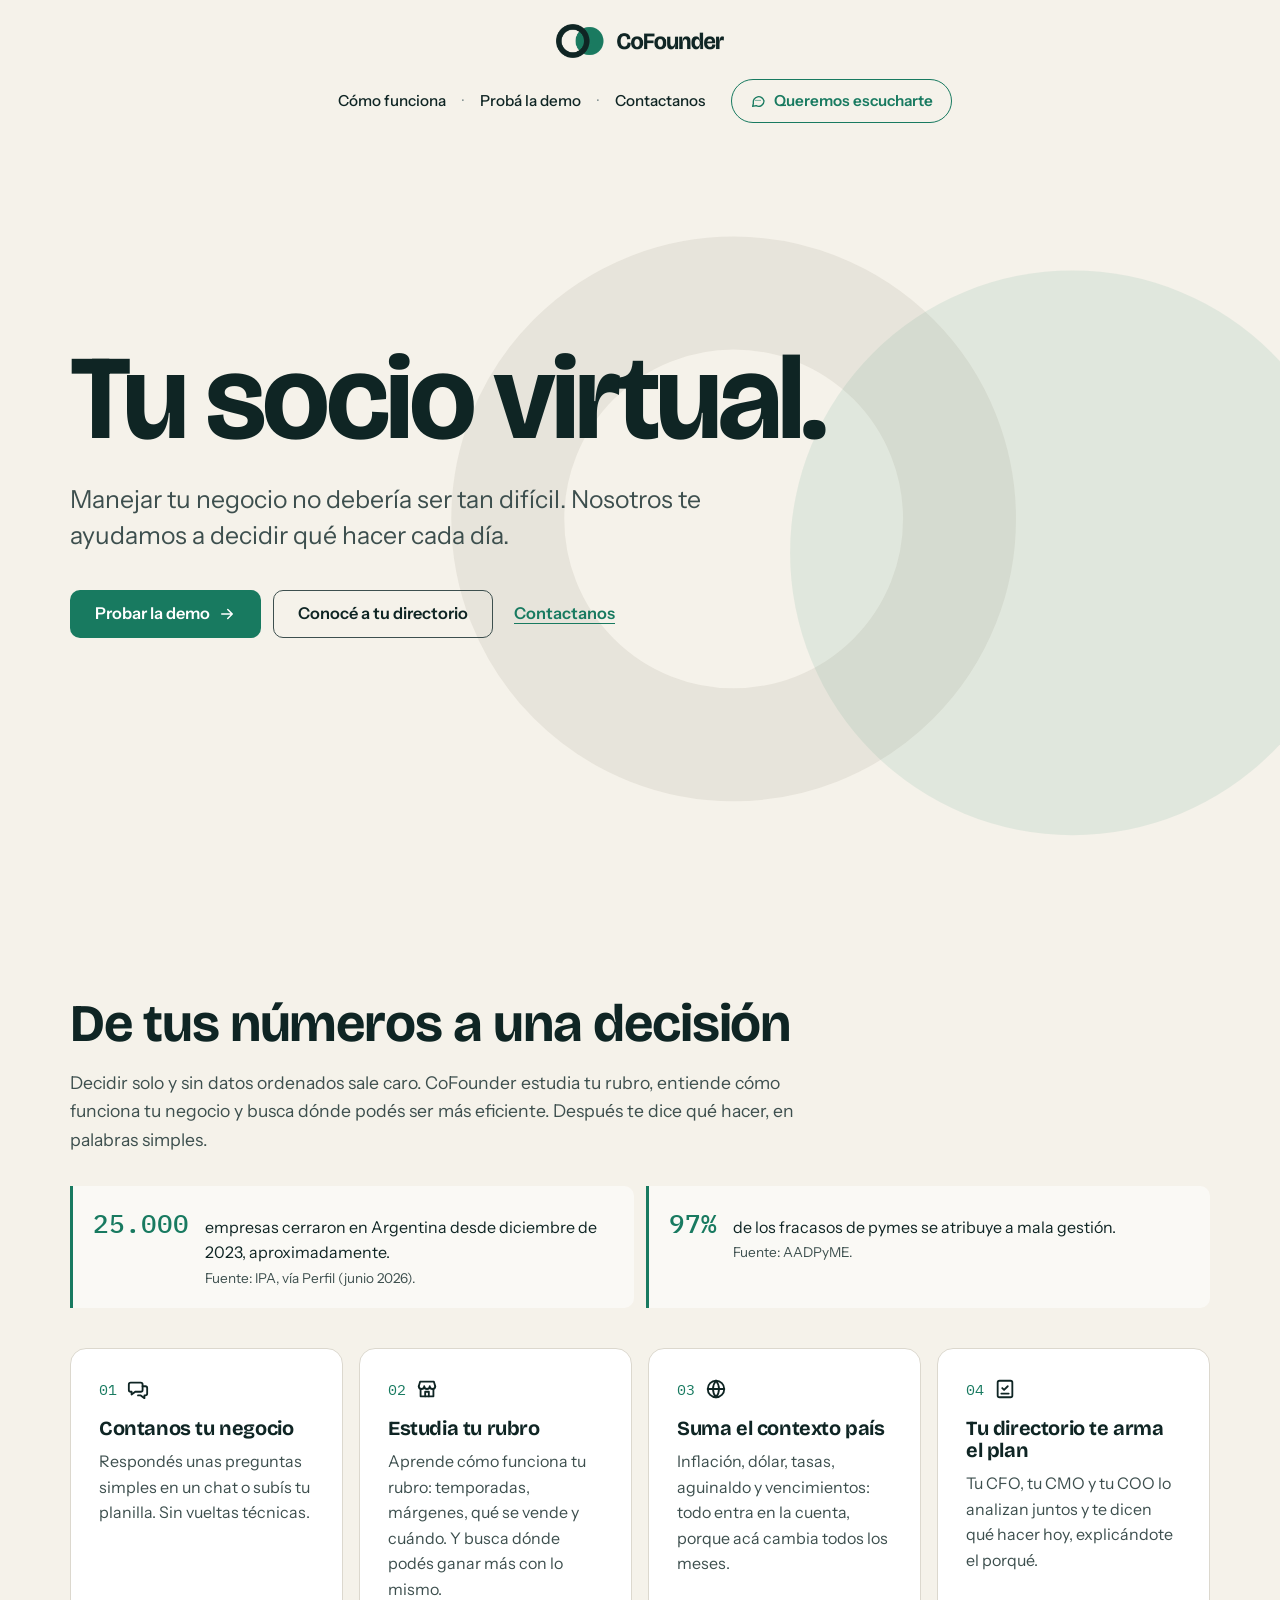
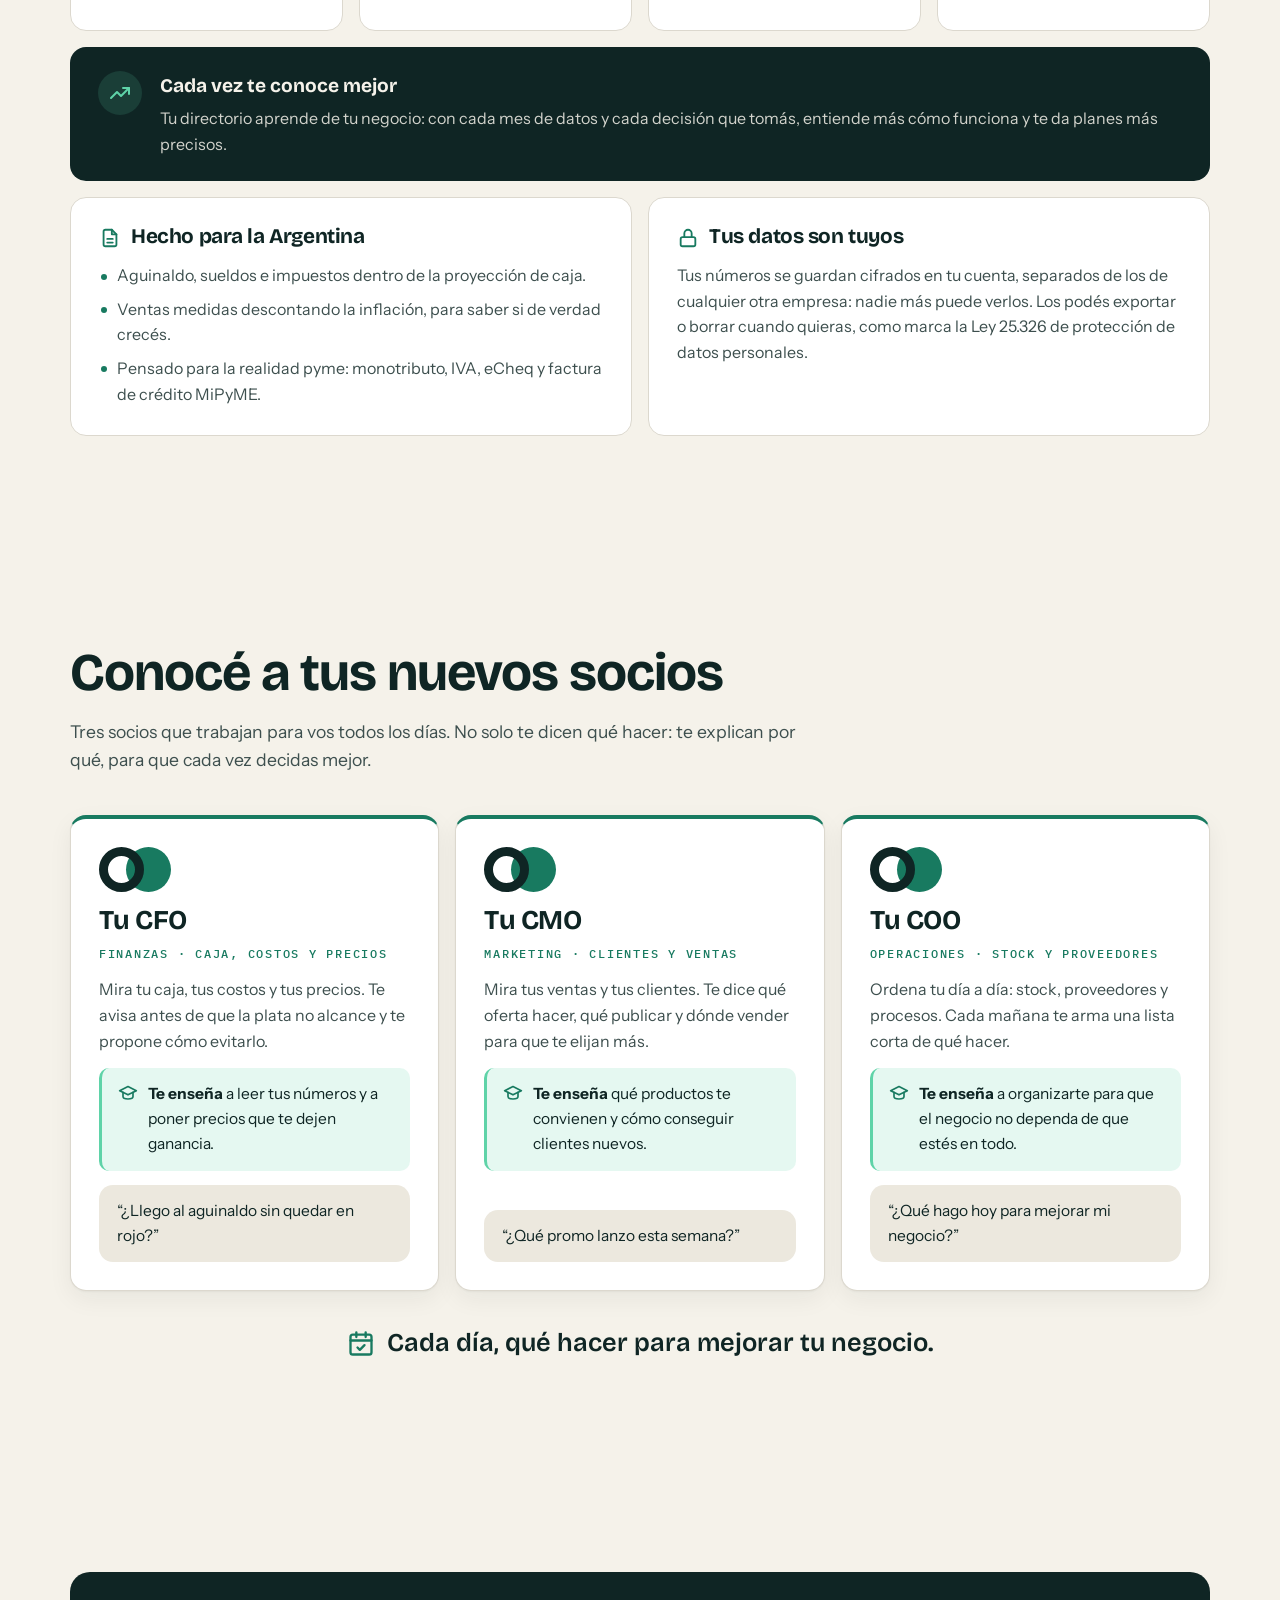
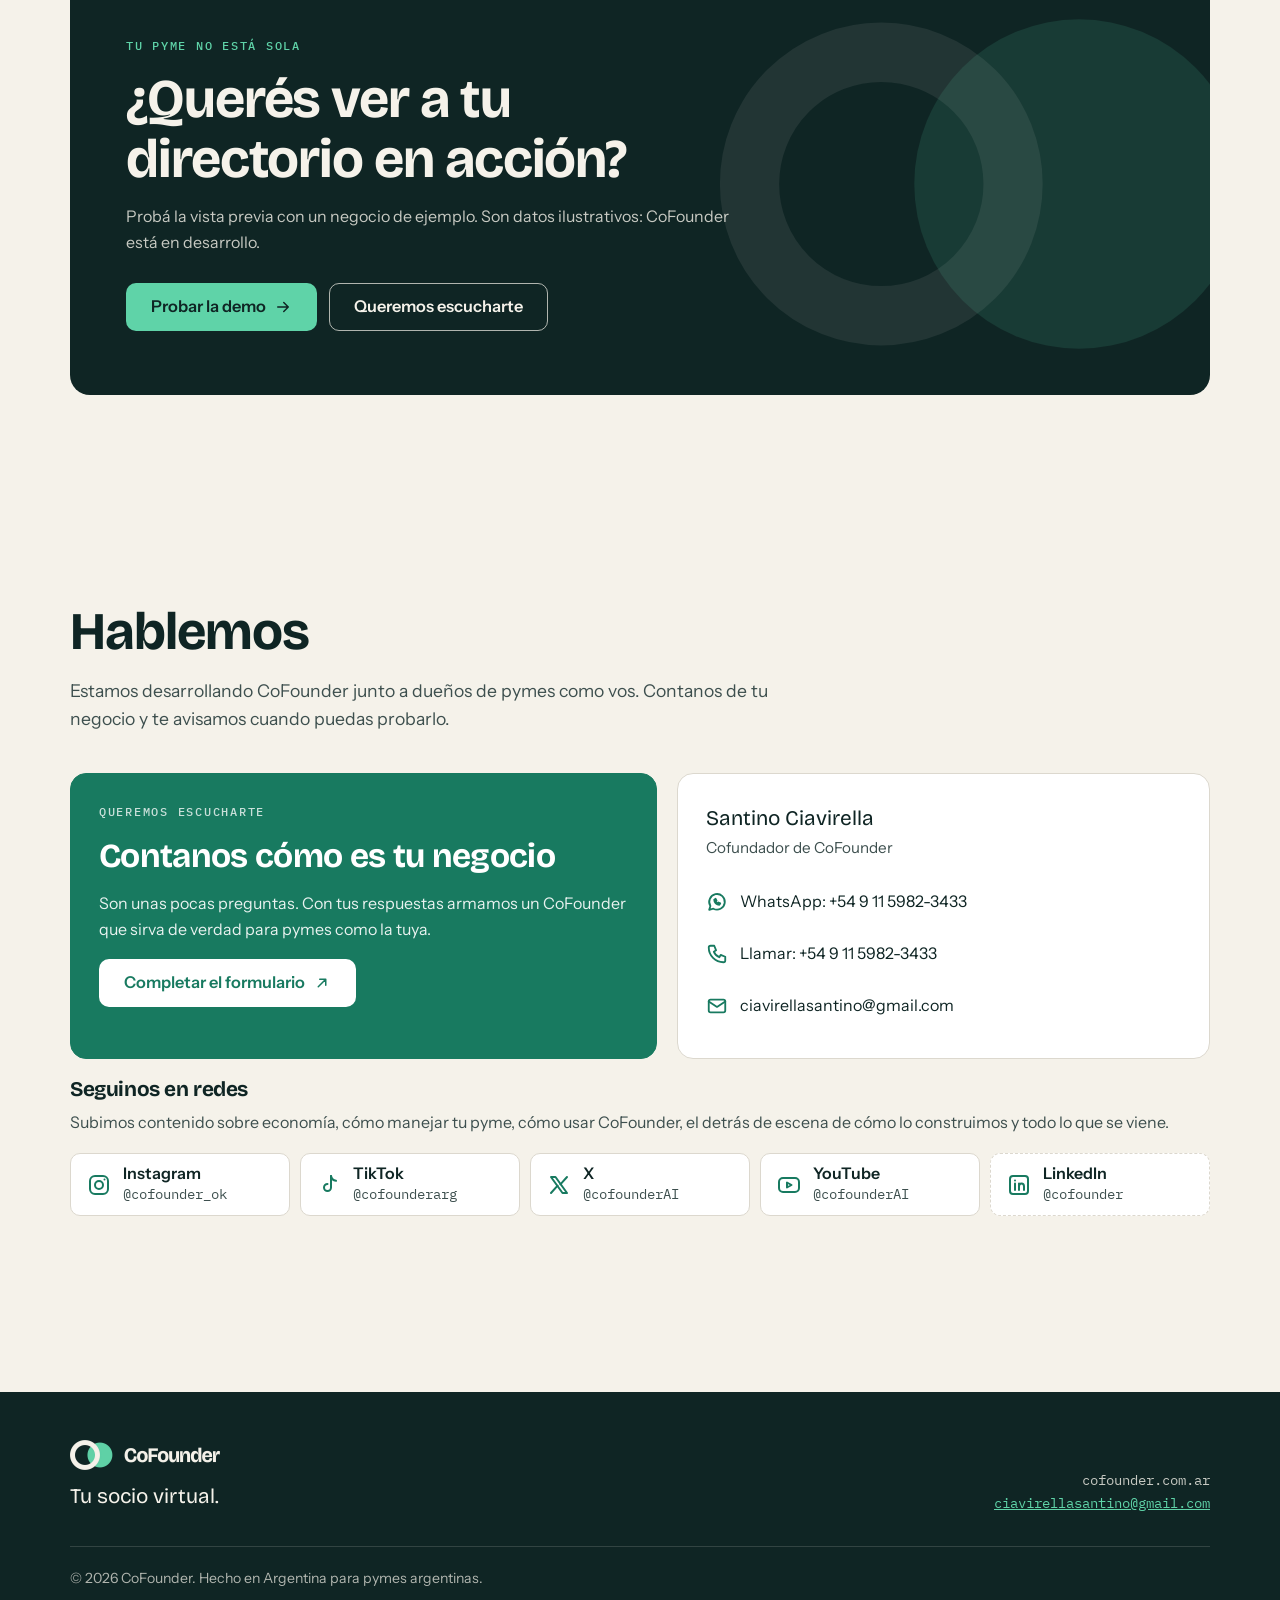
<file: index.html>
<!DOCTYPE html>
<html lang="es-AR" class="sin-js">
<head>
  <meta charset="UTF-8">
  <meta name="viewport" content="width=device-width, initial-scale=1">
  <title>CoFounder · Tu socio virtual</title>
  <meta name="description" content="Manejar tu negocio no debería ser tan difícil. CoFounder es un directorio de finanzas, marketing y operaciones para pymes argentinas que te dice qué hacer cada día.">

  <!-- Vista previa al compartir el link (WhatsApp, redes) -->
  <meta property="og:type" content="website">
  <meta property="og:locale" content="es_AR">
  <meta property="og:site_name" content="CoFounder">
  <meta property="og:title" content="CoFounder · Tu socio virtual">
  <meta property="og:description" content="Un directorio de finanzas, marketing y operaciones para tu pyme. Te dice qué hacer cada día.">
  <meta property="og:url" content="https://cofounder.com.ar/">
  <meta property="og:image" content="https://cofounder.com.ar/Assets/avatar-verde-caja-1080.png">
  <meta name="twitter:card" content="summary">

  <link rel="icon" type="image/png" href="Assets/favicon-64.png">
  <link rel="apple-touch-icon" href="Assets/icono-app-192.png">
  <meta name="theme-color" content="#F5F2EA">

  <!-- Tipografías de la marca (Google Fonts) -->
  <link rel="preconnect" href="https://fonts.googleapis.com">
  <link rel="preconnect" href="https://fonts.gstatic.com" crossorigin>
  <link href="https://fonts.googleapis.com/css2?family=Bricolage+Grotesque:opsz,wght@12..96,600;12..96,700&family=IBM+Plex+Mono:wght@400;500&family=Instrument+Sans:wght@400;500;600&display=swap" rel="stylesheet">

  <link rel="stylesheet" href="css/styles.css">
</head>
<body>
  <a class="saltar-al-contenido" href="#contenido">Saltar al contenido</a>

  <!-- ===================== ENCABEZADO ===================== -->
  <header class="encabezado">
    <div class="contenedor">
      <a class="encabezado__logo" href="index.html" aria-label="CoFounder, ir al inicio">
        <img src="Assets/logo-oscuro-para-fondos-claros-1200.png" alt="CoFounder" width="1200" height="240">
      </a>
      <nav class="menu" aria-label="Menú principal">
        <ul>
          <li><a href="#como-funciona">Cómo funciona</a></li>
          <li><a href="demo.html">Probá la demo</a></li>
          <li><a href="#contacto">Contactanos</a></li>
          <li class="menu__destacado">
            <a class="menu__escucharte" data-formulario href="https://forms.gle/L3hx7siAAM2UK2jy5" target="_blank" rel="noopener">
              <svg viewBox="0 0 24 24" fill="none" stroke="currentColor" stroke-width="2" stroke-linecap="round" stroke-linejoin="round" aria-hidden="true"><path d="M21 12a8 8 0 0 1-11.8 7L4 20l1.1-4.6A8 8 0 1 1 21 12z"/><path d="M9 11h.01M12 11h.01M15 11h.01"/></svg>
              Queremos escucharte
              <span class="solo-lector">(se abre en una pestaña nueva)</span>
            </a>
          </li>
        </ul>
      </nav>
    </div>
  </header>

  <main id="contenido">

    <!-- ===================== 1. HERO ===================== -->
    <section class="hero" aria-labelledby="titulo-hero">
      <!-- Símbolo de la marca en grande, de fondo (decorativo) -->
      <svg class="hero__simbolo" viewBox="0 0 170 110" aria-hidden="true">
        <circle cx="52" cy="52" r="40" fill="none" stroke="#DCD8CE" stroke-width="20" opacity="0.75"/>
        <circle cx="112" cy="58" r="50" fill="#187A60" opacity="0.13"/>
      </svg>

      <div class="contenedor">
        <div class="hero__contenido">
          <!-- TITULAR: para probar otro slogan, cambiá solo este texto. -->
          <h1 class="hero__titulo" id="titulo-hero">Tu socio virtual.</h1>
          <p class="hero__bajada">
            Manejar tu negocio no debería ser tan difícil. Nosotros te ayudamos a decidir qué hacer cada día.
          </p>
          <div class="hero__botones">
            <a class="boton boton--principal" href="demo.html">
              Probar la demo
              <svg viewBox="0 0 24 24" fill="none" stroke="currentColor" stroke-width="2" stroke-linecap="round" stroke-linejoin="round" aria-hidden="true"><path d="M5 12h14M13 6l6 6-6 6"/></svg>
            </a>
            <a class="boton boton--secundario" href="#socios">Conocé a tu directorio</a>
            <a class="boton boton--texto" href="#contacto">Contactanos</a>
          </div>
        </div>
      </div>
    </section>

    <!-- ===================== 2. CÓMO FUNCIONA ===================== -->
    <section class="seccion" id="como-funciona" aria-labelledby="titulo-como">
      <div class="contenedor">
        <h2 class="seccion__titulo aparece" id="titulo-como">De tus números a una decisión</h2>
        <p class="seccion__bajada aparece">
          Decidir solo y sin datos ordenados sale caro. CoFounder estudia tu rubro, entiende cómo funciona tu negocio y busca dónde podés ser más eficiente. Después te dice qué hacer, en palabras simples.
        </p>

        <div class="datos-problema">
          <p class="dato aparece">
            <span class="dato__numero">25.000</span>
            <span class="dato__texto">
              empresas cerraron en Argentina desde diciembre de 2023, aproximadamente.
              <span class="dato__fuente">Fuente: IPA, vía Perfil (junio 2026).</span>
            </span>
          </p>
          <p class="dato aparece">
            <span class="dato__numero">97%</span>
            <span class="dato__texto">
              de los fracasos de pymes se atribuye a mala gestión.
              <span class="dato__fuente">Fuente: AADPyME.</span>
            </span>
          </p>
        </div>

        <ol class="pasos">
          <li class="tarjeta paso aparece">
            <div class="paso__cabecera">
              <span class="paso__numero">01</span>
              <svg class="paso__icono" viewBox="0 0 24 24" fill="none" stroke="currentColor" stroke-width="2" stroke-linecap="round" stroke-linejoin="round" aria-hidden="true"><path d="M4 5h11a2 2 0 0 1 2 2v6a2 2 0 0 1-2 2H9l-4 3v-3H4a2 2 0 0 1-2-2V7a2 2 0 0 1 2-2z"/><path d="M17 9h3a2 2 0 0 1 2 2v6a2 2 0 0 1-2 2h-1v3l-4-3h-3"/></svg>
            </div>
            <h3>Contanos tu negocio</h3>
            <p>Respondés unas preguntas simples en un chat o subís tu planilla. Sin vueltas técnicas.</p>
          </li>
          <li class="tarjeta paso aparece">
            <div class="paso__cabecera">
              <span class="paso__numero">02</span>
              <svg class="paso__icono" viewBox="0 0 24 24" fill="none" stroke="currentColor" stroke-width="2" stroke-linecap="round" stroke-linejoin="round" aria-hidden="true"><path d="M3 9l1.5-5h15L21 9"/><path d="M3 9a3 3 0 0 0 6 0 3 3 0 0 0 6 0 3 3 0 0 0 6 0"/><path d="M5 12v8h14v-8"/><path d="M10 20v-5h4v5"/></svg>
            </div>
            <h3>Estudia tu rubro</h3>
            <p>Aprende cómo funciona tu rubro: temporadas, márgenes, qué se vende y cuándo. Y busca dónde podés ganar más con lo mismo.</p>
          </li>
          <li class="tarjeta paso aparece">
            <div class="paso__cabecera">
              <span class="paso__numero">03</span>
              <svg class="paso__icono" viewBox="0 0 24 24" fill="none" stroke="currentColor" stroke-width="2" stroke-linecap="round" stroke-linejoin="round" aria-hidden="true"><circle cx="12" cy="12" r="9"/><path d="M3 12h18M12 3a14 14 0 0 1 0 18M12 3a14 14 0 0 0 0 18"/></svg>
            </div>
            <h3>Suma el contexto país</h3>
            <p>Inflación, dólar, tasas, aguinaldo y vencimientos: todo entra en la cuenta, porque acá cambia todos los meses.</p>
          </li>
          <li class="tarjeta paso aparece">
            <div class="paso__cabecera">
              <span class="paso__numero">04</span>
              <svg class="paso__icono" viewBox="0 0 24 24" fill="none" stroke="currentColor" stroke-width="2" stroke-linecap="round" stroke-linejoin="round" aria-hidden="true"><path d="M9 11l2 2 4-4"/><rect x="4" y="3" width="16" height="18" rx="2"/><path d="M8 17h8"/></svg>
            </div>
            <h3>Tu directorio te arma el plan</h3>
            <p>Tu CFO, tu CMO y tu COO lo analizan juntos y te dicen qué hacer hoy, explicándote el porqué.</p>
          </li>
        </ol>

        <div class="aprende aparece">
          <span class="aprende__icono" aria-hidden="true">
            <svg viewBox="0 0 24 24" fill="none" stroke="currentColor" stroke-width="2" stroke-linecap="round" stroke-linejoin="round"><path d="M3 17l6-6 4 4 8-8"/><path d="M15 7h6v6"/></svg>
          </span>
          <div>
            <strong>Cada vez te conoce mejor</strong>
            <p>Tu directorio aprende de tu negocio: con cada mes de datos y cada decisión que tomás, entiende más cómo funciona y te da planes más precisos.</p>
          </div>
        </div>

        <div class="garantias">
          <div class="tarjeta garantia aparece">
            <h3>
              <svg viewBox="0 0 24 24" fill="none" stroke="currentColor" stroke-width="2" stroke-linecap="round" stroke-linejoin="round" aria-hidden="true"><path d="M14 3H7a2 2 0 0 0-2 2v14a2 2 0 0 0 2 2h10a2 2 0 0 0 2-2V8z"/><path d="M14 3v5h5M9 13h6M9 17h6"/></svg>
              Hecho para la Argentina
            </h3>
            <ul>
              <li>Aguinaldo, sueldos e impuestos dentro de la proyección de caja.</li>
              <li>Ventas medidas descontando la inflación, para saber si de verdad crecés.</li>
              <li>Pensado para la realidad pyme: monotributo, IVA, eCheq y factura de crédito MiPyME.</li>
            </ul>
          </div>
          <div class="tarjeta garantia aparece">
            <h3>
              <svg viewBox="0 0 24 24" fill="none" stroke="currentColor" stroke-width="2" stroke-linecap="round" stroke-linejoin="round" aria-hidden="true"><rect x="4" y="11" width="16" height="10" rx="2"/><path d="M8 11V7a4 4 0 0 1 8 0v4"/></svg>
              Tus datos son tuyos
            </h3>
            <p>Tus números se guardan cifrados en tu cuenta, separados de los de cualquier otra empresa: nadie más puede verlos. Los podés exportar o borrar cuando quieras, como marca la Ley 25.326 de protección de datos personales.</p>
          </div>
        </div>
      </div>
    </section>

    <!-- ===================== 3. TUS NUEVOS SOCIOS ===================== -->
    <section class="seccion" id="socios" aria-labelledby="titulo-socios">
      <div class="contenedor">
        <h2 class="seccion__titulo aparece" id="titulo-socios">Conocé a tus nuevos socios</h2>
        <p class="seccion__bajada aparece">
          Tres socios que trabajan para vos todos los días. No solo te dicen qué hacer: te explican por qué, para que cada vez decidas mejor.
        </p>

        <div class="socios">
          <!-- Tu CFO -->
          <article class="tarjeta socio aparece">
            <svg class="socio__avatar" viewBox="0 0 160 100" aria-hidden="true">
              <circle cx="110" cy="50" r="50" fill="#187A60"/>
              <circle cx="50" cy="50" r="40" fill="none" stroke="#0F2524" stroke-width="20"/>
            </svg>
            <h3 class="socio__titulo">Tu CFO</h3>
            <p class="etiqueta socio__area">Finanzas · caja, costos y precios</p>
            <p class="socio__texto">
              Mira tu caja, tus costos y tus precios. Te avisa antes de que la plata no alcance y te propone cómo evitarlo.
            </p>
            <p class="socio__ensena">
              <svg viewBox="0 0 24 24" fill="none" stroke="currentColor" stroke-width="2" stroke-linecap="round" stroke-linejoin="round" aria-hidden="true"><path d="M2 8l10-5 10 5-10 5z"/><path d="M6 10v5c0 1.7 2.7 3 6 3s6-1.3 6-3v-5"/></svg>
              <span><strong>Te enseña</strong> a leer tus números y a poner precios que te dejen ganancia.</span>
            </p>
            <p class="socio__pregunta">“¿Llego al aguinaldo sin quedar en rojo?”</p>
          </article>

          <!-- Tu CMO -->
          <article class="tarjeta socio aparece">
            <svg class="socio__avatar" viewBox="0 0 160 100" aria-hidden="true">
              <circle cx="110" cy="50" r="50" fill="#187A60"/>
              <circle cx="50" cy="50" r="40" fill="none" stroke="#0F2524" stroke-width="20"/>
            </svg>
            <h3 class="socio__titulo">Tu CMO</h3>
            <p class="etiqueta socio__area">Marketing · clientes y ventas</p>
            <p class="socio__texto">
              Mira tus ventas y tus clientes. Te dice qué oferta hacer, qué publicar y dónde vender para que te elijan más.
            </p>
            <p class="socio__ensena">
              <svg viewBox="0 0 24 24" fill="none" stroke="currentColor" stroke-width="2" stroke-linecap="round" stroke-linejoin="round" aria-hidden="true"><path d="M2 8l10-5 10 5-10 5z"/><path d="M6 10v5c0 1.7 2.7 3 6 3s6-1.3 6-3v-5"/></svg>
              <span><strong>Te enseña</strong> qué productos te convienen y cómo conseguir clientes nuevos.</span>
            </p>
            <p class="socio__pregunta">“¿Qué promo lanzo esta semana?”</p>
          </article>

          <!-- Tu COO -->
          <article class="tarjeta socio aparece">
            <svg class="socio__avatar" viewBox="0 0 160 100" aria-hidden="true">
              <circle cx="110" cy="50" r="50" fill="#187A60"/>
              <circle cx="50" cy="50" r="40" fill="none" stroke="#0F2524" stroke-width="20"/>
            </svg>
            <h3 class="socio__titulo">Tu COO</h3>
            <p class="etiqueta socio__area">Operaciones · stock y proveedores</p>
            <p class="socio__texto">
              Ordena tu día a día: stock, proveedores y procesos. Cada mañana te arma una lista corta de qué hacer.
            </p>
            <p class="socio__ensena">
              <svg viewBox="0 0 24 24" fill="none" stroke="currentColor" stroke-width="2" stroke-linecap="round" stroke-linejoin="round" aria-hidden="true"><path d="M2 8l10-5 10 5-10 5z"/><path d="M6 10v5c0 1.7 2.7 3 6 3s6-1.3 6-3v-5"/></svg>
              <span><strong>Te enseña</strong> a organizarte para que el negocio no dependa de que estés en todo.</span>
            </p>
            <p class="socio__pregunta">“¿Qué hago hoy para mejorar mi negocio?”</p>
          </article>
        </div>

        <p class="socios__cierre aparece">
          <svg viewBox="0 0 24 24" fill="none" stroke="currentColor" stroke-width="2" stroke-linecap="round" stroke-linejoin="round" aria-hidden="true"><rect x="3" y="4" width="18" height="17" rx="2"/><path d="M3 9h18M8 2v4M16 2v4M9 15l2 2 4-4"/></svg>
          Cada día, qué hacer para mejorar tu negocio.
        </p>
      </div>
    </section>

    <!-- ===================== 4. BANNER A LA DEMO ===================== -->
    <section class="seccion" id="demo" aria-labelledby="titulo-banner">
      <div class="contenedor">
        <div class="banner aparece">
          <svg class="banner__simbolo" viewBox="0 0 170 110" aria-hidden="true">
            <circle cx="52" cy="55" r="40" fill="none" stroke="#F5F2EA" stroke-width="18" opacity="0.08"/>
            <circle cx="112" cy="55" r="50" fill="#5FD3A8" opacity="0.12"/>
          </svg>
          <div class="banner__contenido">
            <p class="etiqueta">Tu pyme no está sola</p>
            <h2 class="banner__titulo" id="titulo-banner">¿Querés ver a tu directorio en acción?</h2>
            <p class="banner__nota">Probá la vista previa con un negocio de ejemplo. Son datos ilustrativos: CoFounder está en desarrollo.</p>
            <div class="banner__botones">
              <a class="boton boton--brote" href="demo.html">
                Probar la demo
                <svg viewBox="0 0 24 24" fill="none" stroke="currentColor" stroke-width="2" stroke-linecap="round" stroke-linejoin="round" aria-hidden="true"><path d="M5 12h14M13 6l6 6-6 6"/></svg>
              </a>
              <a class="boton boton--claro" data-formulario href="https://forms.gle/L3hx7siAAM2UK2jy5" target="_blank" rel="noopener">
                Queremos escucharte
                <span class="solo-lector">(se abre en una pestaña nueva)</span>
              </a>
            </div>
          </div>
        </div>
      </div>
    </section>

    <!-- ===================== 5. CONTACTO ===================== -->
    <section class="seccion" id="contacto" aria-labelledby="titulo-contacto">
      <div class="contenedor">
        <h2 class="seccion__titulo aparece" id="titulo-contacto">Hablemos</h2>
        <p class="seccion__bajada aparece">Estamos desarrollando CoFounder junto a dueños de pymes como vos. Contanos de tu negocio y te avisamos cuando puedas probarlo.</p>

        <div class="contacto">
          <div class="tarjeta contacto__escucharte aparece">
            <p class="etiqueta contacto__etiqueta">Queremos escucharte</p>
            <h3>Contanos cómo es tu negocio</h3>
            <p>Son unas pocas preguntas. Con tus respuestas armamos un CoFounder que sirva de verdad para pymes como la tuya.</p>
            <a class="boton" data-formulario href="https://forms.gle/L3hx7siAAM2UK2jy5" target="_blank" rel="noopener">
              Completar el formulario
              <svg viewBox="0 0 24 24" fill="none" stroke="currentColor" stroke-width="2" stroke-linecap="round" stroke-linejoin="round" aria-hidden="true"><path d="M7 17L17 7M9 7h8v8"/></svg>
              <span class="solo-lector">(se abre en una pestaña nueva)</span>
            </a>
          </div>

          <div class="tarjeta aparece">
            <p class="contacto__nombre" id="contacto-nombre">Santino Ciavirella</p>
            <p class="contacto__rol">Cofundador de CoFounder</p>
            <!-- Se completa desde js/config.js -->
            <ul class="contacto__lista" id="lista-contacto"></ul>
          </div>
        </div>

        <div class="redes aparece">
          <h3 class="redes__titulo">Seguinos en redes</h3>
          <p class="redes__texto">Subimos contenido sobre economía, cómo manejar tu pyme, cómo usar CoFounder, el detrás de escena de cómo lo construimos y todo lo que se viene.</p>
          <!-- Se completa desde js/config.js -->
          <ul class="redes__lista" id="lista-redes"></ul>
          <noscript><p>Buscanos como @cofounder_ok en Instagram y @cofounderAI en X y YouTube.</p></noscript>
        </div>
      </div>
    </section>
  </main>

  <!-- ===================== PIE ===================== -->
  <footer class="pie">
    <div class="contenedor">
      <div class="pie__fila">
        <div>
          <a class="pie__logo" href="index.html" aria-label="CoFounder, ir al inicio">
            <img src="Assets/logo-claro-para-fondos-oscuros-1200.png" alt="CoFounder" width="1200" height="240" loading="lazy">
          </a>
          <p class="pie__tagline">Tu socio virtual.</p>
        </div>
        <p class="pie__datos">
          cofounder.com.ar<br>
          <a href="mailto:ciavirellasantino@gmail.com">ciavirellasantino@gmail.com</a>
        </p>
      </div>
      <p class="pie__legal">© <span id="anio">2026</span> CoFounder. Hecho en Argentina para pymes argentinas.</p>
    </div>
  </footer>

  <script src="js/config.js"></script>
  <script src="js/main.js"></script>
</body>
</html>
</file>
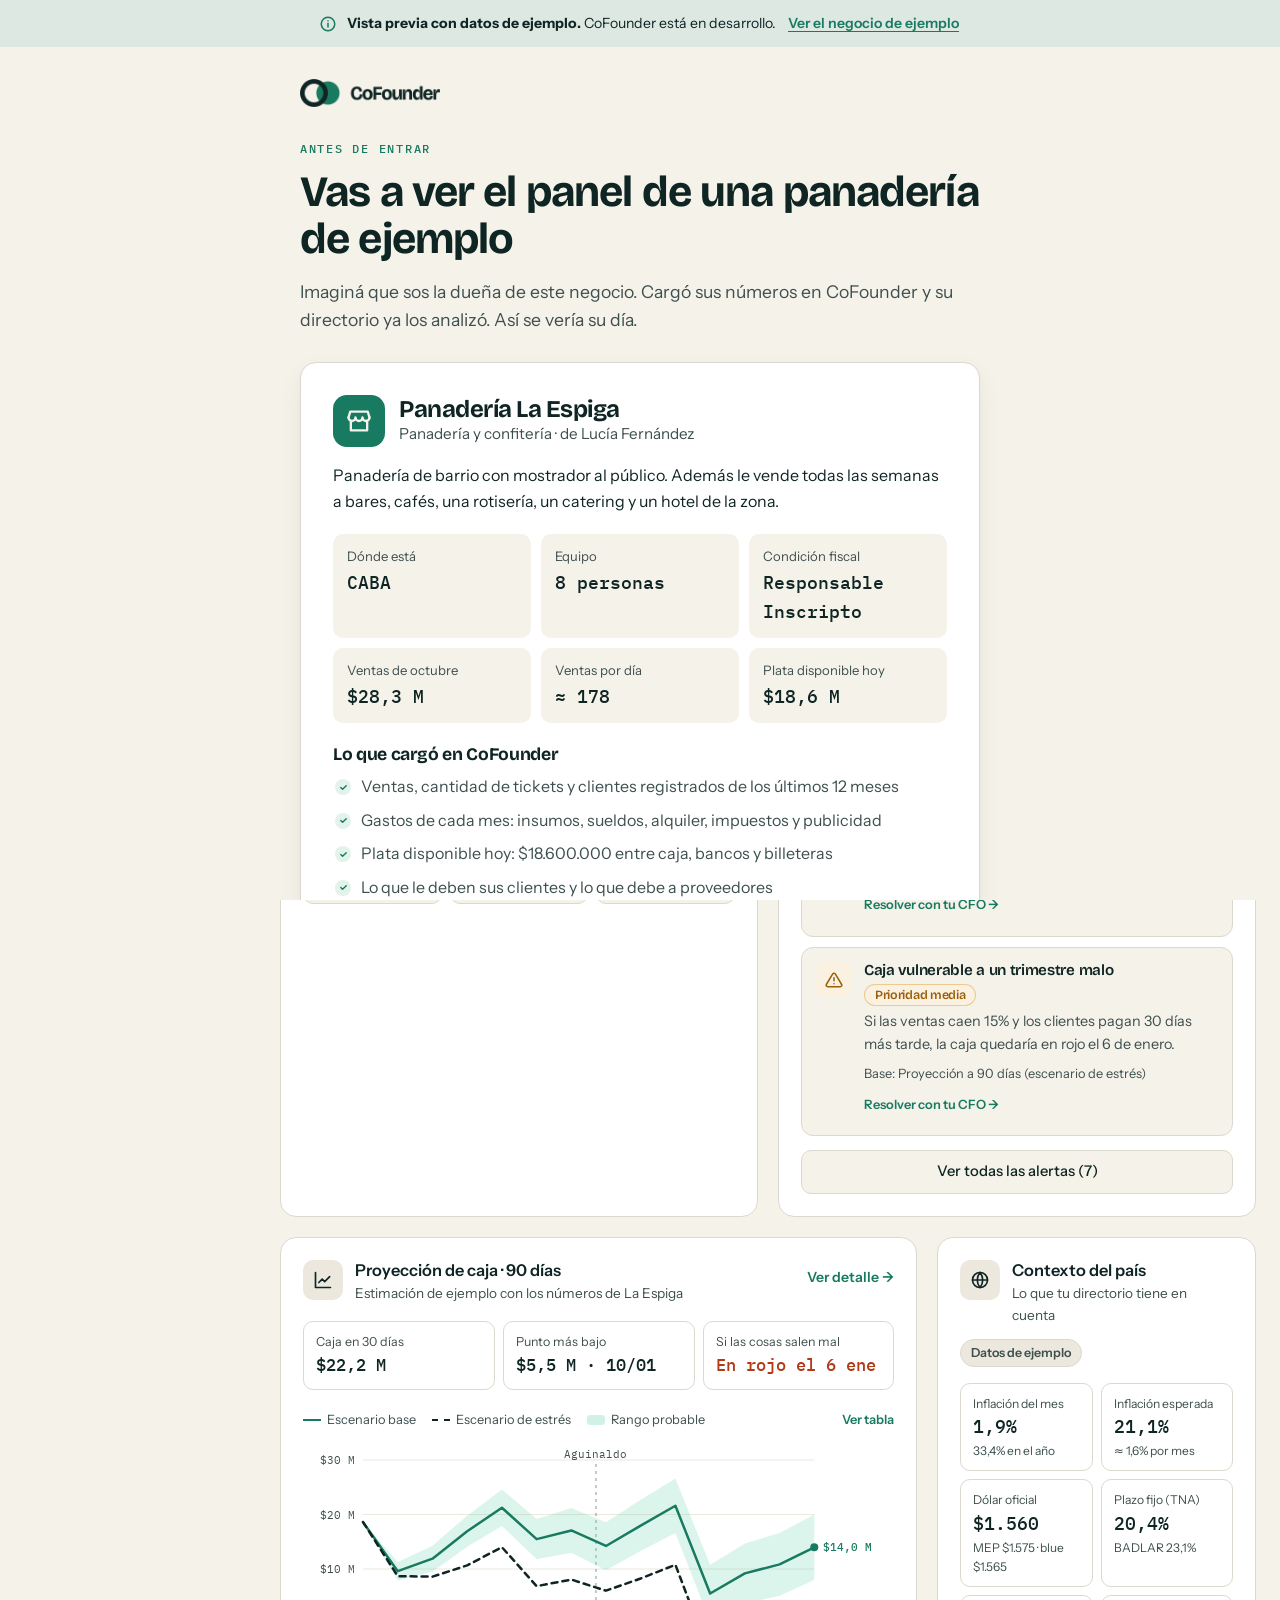
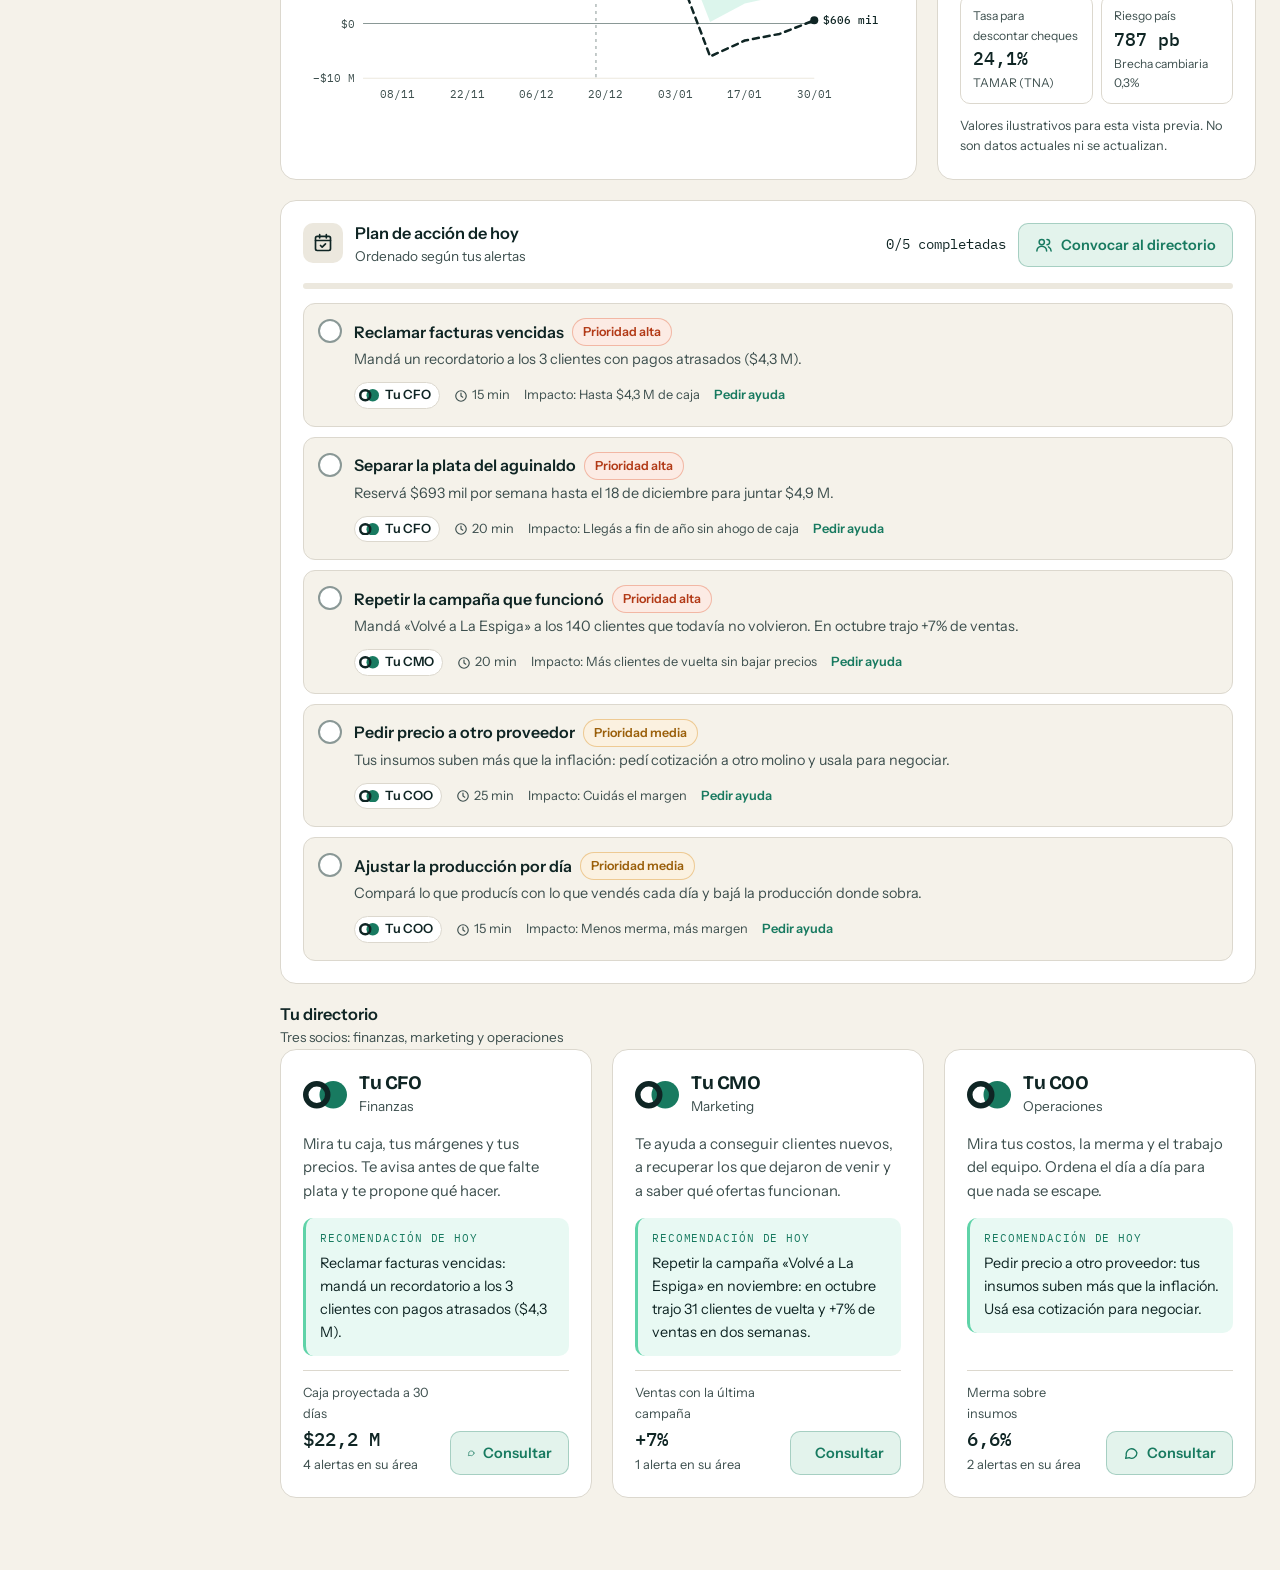
<file: demo.html>
<!DOCTYPE html>
<html lang="es-AR">
<head>
  <meta charset="UTF-8">
  <meta name="viewport" content="width=device-width, initial-scale=1">
  <title>Demo · CoFounder</title>
  <meta name="description" content="Vista previa con datos de ejemplo: recorré el panel de una panadería y mirá cómo te ayudarían tu CFO, tu CMO y tu COO.">

  <meta property="og:type" content="website">
  <meta property="og:locale" content="es_AR">
  <meta property="og:site_name" content="CoFounder">
  <meta property="og:title" content="Demo · CoFounder">
  <meta property="og:description" content="Vista previa con datos de ejemplo de tu directorio virtual.">
  <meta property="og:url" content="https://cofounder.com.ar/demo.html">
  <meta property="og:image" content="https://cofounder.com.ar/Assets/avatar-verde-caja-1080.png">

  <link rel="icon" type="image/png" href="Assets/favicon-64.png">
  <link rel="apple-touch-icon" href="Assets/icono-app-192.png">
  <meta name="theme-color" content="#0F2524">

  <link rel="preconnect" href="https://fonts.googleapis.com">
  <link rel="preconnect" href="https://fonts.gstatic.com" crossorigin>
  <link href="https://fonts.googleapis.com/css2?family=Bricolage+Grotesque:opsz,wght@12..96,600;12..96,700&family=IBM+Plex+Mono:wght@400;500&family=Instrument+Sans:wght@400;500;600&display=swap" rel="stylesheet">

  <link rel="stylesheet" href="css/styles.css?v=11">
  <link rel="stylesheet" href="css/demo.css?v=11">
</head>
<body class="demo-app">
  <a class="saltar-al-contenido" href="#contenido">Saltar al contenido</a>

  <!-- Aviso permanente: esto es una simulación (no se puede cerrar) -->
  <div class="aviso" role="note">
    <svg viewBox="0 0 24 24" fill="none" stroke="currentColor" stroke-width="2" stroke-linecap="round" stroke-linejoin="round" aria-hidden="true"><circle cx="12" cy="12" r="9"/><path d="M12 11v5M12 7.5h.01"/></svg>
    <p><strong>Vista previa con datos de ejemplo.</strong> CoFounder está en desarrollo.</p>
    <button class="aviso__link" type="button" data-abrir-bienvenida>Ver el negocio de ejemplo</button>
  </div>

  <!-- =============== BIENVENIDA: contexto del negocio de ejemplo =============== -->
  <div class="bienvenida" id="bienvenida" role="dialog" aria-modal="true" aria-labelledby="bienvenida-titulo" hidden>
    <div class="bienvenida__caja">
      <img class="bienvenida__logo" src="Assets/logo-oscuro-para-fondos-claros-1200.png" alt="CoFounder" width="1200" height="240">

      <p class="etiqueta">Antes de entrar</p>
      <h1 class="bienvenida__titulo" id="bienvenida-titulo">Vas a ver el panel de una panadería de ejemplo</h1>
      <p class="bienvenida__bajada">Imaginá que sos la dueña de este negocio. Cargó sus números en CoFounder y su directorio ya los analizó. Así se vería su día.</p>

      <div class="ficha">
        <div class="ficha__cabecera">
          <span class="ficha__icono" aria-hidden="true">
            <svg viewBox="0 0 24 24" fill="none" stroke="currentColor" stroke-width="2" stroke-linecap="round" stroke-linejoin="round"><path d="M3 9l1.5-5h15L21 9"/><path d="M3 9a3 3 0 0 0 6 0 3 3 0 0 0 6 0 3 3 0 0 0 6 0"/><path d="M5 12v8h14v-8"/></svg>
          </span>
          <div>
            <h2 class="ficha__nombre" id="bv-nombre"></h2>
            <p class="ficha__sub" id="bv-sub"></p>
          </div>
        </div>
        <p class="ficha__descripcion" id="bv-descripcion"></p>

        <dl class="ficha__datos" id="bv-datos"></dl>

        <div class="ficha__bloque">
          <h3>Lo que cargó en CoFounder</h3>
          <ul class="ficha__lista" id="bv-cargo"></ul>
        </div>

        <blockquote class="ficha__cita">
          <span class="ficha__cita-titulo">Lo que más le preocupa</span>
          <span id="bv-preocupacion"></span>
        </blockquote>
      </div>

      <p class="bienvenida__aviso">
        <svg viewBox="0 0 24 24" fill="none" stroke="currentColor" stroke-width="2" stroke-linecap="round" stroke-linejoin="round" aria-hidden="true"><circle cx="12" cy="12" r="9"/><path d="M12 11v5M12 7.5h.01"/></svg>
        <span>Todos los datos son <strong>ficticios</strong>. Las respuestas de los socios están escritas de antemano: esta vista previa no usa inteligencia artificial.</span>
      </p>

      <div class="bienvenida__botones">
        <button class="boton boton--principal" type="button" id="bv-entrar">
          Entrar al panel
          <svg viewBox="0 0 24 24" fill="none" stroke="currentColor" stroke-width="2" stroke-linecap="round" stroke-linejoin="round" aria-hidden="true"><path d="M5 12h14M13 6l6 6-6 6"/></svg>
        </button>
        <a class="boton boton--texto" href="index.html">Volver al inicio</a>
      </div>
    </div>
  </div>

  <!-- ============================ APLICACIÓN ============================ -->
  <div class="app">
    <!-- Menú lateral (en el celular se abre con el botón ☰) -->
    <aside class="lateral" id="lateral" aria-label="Menú de la demo">
      <div class="lateral__marca">
        <a href="index.html" aria-label="CoFounder, volver al inicio">
          <img src="Assets/logo-claro-para-fondos-oscuros-1200.png" alt="CoFounder" width="1200" height="240">
        </a>
        <span>Tu socio virtual.</span>
        <button class="lateral__cerrar" type="button" id="cerrar-menu" aria-label="Cerrar menú">
          <svg viewBox="0 0 24 24" fill="none" stroke="currentColor" stroke-width="2" stroke-linecap="round" stroke-linejoin="round" aria-hidden="true"><path d="M6 6l12 12M18 6L6 18"/></svg>
        </button>
      </div>

      <nav class="lateral__nav">
        <p class="lateral__grupo">General</p>
        <ul>
          <li><a href="#panel" data-ir="panel">
            <svg viewBox="0 0 24 24" fill="none" stroke="currentColor" stroke-width="2" stroke-linecap="round" stroke-linejoin="round" aria-hidden="true"><rect x="3" y="3" width="7" height="7" rx="1.5"/><rect x="14" y="3" width="7" height="7" rx="1.5"/><rect x="3" y="14" width="7" height="7" rx="1.5"/><rect x="14" y="14" width="7" height="7" rx="1.5"/></svg>
            Panel</a></li>
          <li><a href="#finanzas" data-ir="finanzas">
            <svg viewBox="0 0 24 24" fill="none" stroke="currentColor" stroke-width="2" stroke-linecap="round" stroke-linejoin="round" aria-hidden="true"><path d="M3 3v18h18"/><path d="M7 15l4-4 3 3 6-6"/></svg>
            Finanzas</a></li>
          <li><a href="#marketing" data-ir="marketing">
            <svg viewBox="0 0 24 24" fill="none" stroke="currentColor" stroke-width="2" stroke-linecap="round" stroke-linejoin="round" aria-hidden="true"><path d="M3 11l15-6v14L3 13z"/><path d="M8 13v5a2 2 0 0 0 4 0v-4"/></svg>
            Marketing</a></li>
          <li><a href="#operaciones" data-ir="operaciones">
            <svg viewBox="0 0 24 24" fill="none" stroke="currentColor" stroke-width="2" stroke-linecap="round" stroke-linejoin="round" aria-hidden="true"><path d="M21 8l-9-5-9 5 9 5 9-5z"/><path d="M3 8v8l9 5 9-5V8"/><path d="M12 13v8"/></svg>
            Operaciones</a></li>
          <li><a href="#alertas" data-ir="alertas">
            <svg viewBox="0 0 24 24" fill="none" stroke="currentColor" stroke-width="2" stroke-linecap="round" stroke-linejoin="round" aria-hidden="true"><path d="M10.3 3.9L1.8 18a2 2 0 0 0 1.7 3h17a2 2 0 0 0 1.7-3L13.7 3.9a2 2 0 0 0-3.4 0z"/><path d="M12 9v4M12 17h.01"/></svg>
            Alertas <span class="lateral__contador" id="contador-alertas"></span></a></li>
        </ul>

        <p class="lateral__grupo">Tu directorio</p>
        <ul>
          <li><button type="button" data-abrir-chat="cfo">
            <svg viewBox="0 0 160 100" aria-hidden="true"><circle cx="110" cy="50" r="50" fill="#187A60"/><circle cx="50" cy="50" r="40" fill="none" stroke="#F5F2EA" stroke-width="20"/></svg>
            Hablar con tus socios</button></li>
          <li><button type="button" data-abrir-bienvenida>
            <svg viewBox="0 0 24 24" fill="none" stroke="currentColor" stroke-width="2" stroke-linecap="round" stroke-linejoin="round" aria-hidden="true"><path d="M3 9l1.5-5h15L21 9"/><path d="M3 9a3 3 0 0 0 6 0 3 3 0 0 0 6 0 3 3 0 0 0 6 0"/><path d="M5 12v8h14v-8"/></svg>
            Ver el negocio de ejemplo</button></li>
        </ul>
      </nav>

      <div class="lateral__pie">
        <div class="lateral__tarjeta">
          <strong>¿Te gustaría esto con tus números?</strong>
          <p>Estamos desarrollando CoFounder. Contanos de tu negocio.</p>
          <a class="boton boton--brote" data-formulario href="https://forms.gle/L3hx7siAAM2UK2jy5" target="_blank" rel="noopener">
            Queremos escucharte
            <span class="solo-lector">(se abre en una pestaña nueva)</span>
          </a>
        </div>
        <a class="lateral__volver" href="index.html">
          <svg viewBox="0 0 24 24" fill="none" stroke="currentColor" stroke-width="2" stroke-linecap="round" stroke-linejoin="round" aria-hidden="true"><path d="M19 12H5M11 6l-6 6 6 6"/></svg>
          Volver al inicio
        </a>
      </div>
    </aside>

    <div class="app__cuerpo">
      <!-- Barra de arriba -->
      <header class="barra">
        <button class="barra__menu" type="button" id="abrir-menu" aria-label="Abrir menú" aria-controls="lateral" aria-expanded="false">
          <svg viewBox="0 0 24 24" fill="none" stroke="currentColor" stroke-width="2" stroke-linecap="round" stroke-linejoin="round" aria-hidden="true"><path d="M4 6h16M4 12h16M4 18h16"/></svg>
        </button>
        <div class="barra__saludo">
          <strong id="saludo"></strong>
          <span id="saludo-sub"></span>
        </div>
        <button class="barra__buscar" type="button" data-abrir-chat="cfo">
          <svg class="barra__chispa" viewBox="0 0 24 24" fill="none" stroke="currentColor" stroke-width="2" stroke-linecap="round" stroke-linejoin="round" aria-hidden="true"><path d="M12 3l1.8 4.7L18.5 9.5l-4.7 1.8L12 16l-1.8-4.7L5.5 9.5l4.7-1.8z"/><path d="M19 15l.8 2.2L22 18l-2.2.8L19 21l-.8-2.2L16 18l2.2-.8z"/></svg>
          <span>Preguntale a tu directorio…</span>
        </button>
        <div class="barra__usuario">
          <span class="barra__nombre"><strong id="barra-duena"></strong><span id="barra-negocio"></span></span>
          <span class="barra__avatar" id="barra-iniciales" aria-hidden="true"></span>
        </div>
      </header>

      <main id="contenido" class="contenido" tabindex="-1">
        <!-- ======================= PANEL ======================= -->
        <section class="vista" data-vista="panel" aria-labelledby="titulo-panel">
          <h1 class="solo-lector" id="titulo-panel">Panel</h1>
          <div class="grilla grilla--kpi" id="kpis"></div>

          <!-- Lo que funcionó: resultado de la campaña del CMO -->
          <a class="logro" href="#marketing">
            <span class="logro__icono" aria-hidden="true"><svg viewBox="0 0 24 24" fill="none" stroke="currentColor" stroke-width="2" stroke-linecap="round" stroke-linejoin="round"><path d="M3 17l6-6 4 4 8-8"/><path d="M15 7h6v6"/></svg></span>
            <span class="logro__texto">
              <small>Lo que funcionó · resultado de ejemplo</small>
              <strong id="logro-titulo"></strong>
              <span id="logro-detalle"></span>
            </span>
            <span class="logro__ver">Ver campaña →</span>
          </a>

          <div class="grilla grilla--2">
            <section class="caja" aria-labelledby="t-salud">
              <div class="caja__cabecera">
                <div>
                  <h2 class="caja__titulo" id="t-salud">Salud del negocio</h2>
                  <p class="caja__sub">Evaluación general de tu negocio</p>
                </div>
                <span class="chip chip--riesgo" id="salud-variacion"></span>
              </div>
              <div id="salud"></div>
            </section>

            <section class="caja" aria-labelledby="t-alertas-resumen">
              <div class="caja__cabecera">
                <div class="caja__con-icono">
                  <span class="icono-caja" aria-hidden="true"><svg viewBox="0 0 24 24" fill="none" stroke="currentColor" stroke-width="2" stroke-linecap="round" stroke-linejoin="round"><path d="M10.3 3.9L1.8 18a2 2 0 0 0 1.7 3h17a2 2 0 0 0 1.7-3L13.7 3.9a2 2 0 0 0-3.4 0z"/><path d="M12 9v4M12 17h.01"/></svg></span>
                  <div>
                    <h2 class="caja__titulo" id="t-alertas-resumen">Alertas de riesgo</h2>
                    <p class="caja__sub" id="alertas-cuenta"></p>
                  </div>
                </div>
              </div>
              <div class="alertas" id="alertas-resumen"></div>
              <a class="boton-gris" href="#alertas" data-ir="alertas" id="ver-alertas"></a>
            </section>
          </div>

          <div class="grilla grilla--proy">
            <section class="caja" aria-labelledby="t-proy-panel">
              <div class="caja__cabecera">
                <div class="caja__con-icono">
                  <span class="icono-caja" aria-hidden="true"><svg viewBox="0 0 24 24" fill="none" stroke="currentColor" stroke-width="2" stroke-linecap="round" stroke-linejoin="round"><path d="M3 3v18h18"/><path d="M7 15l4-4 3 3 6-6"/></svg></span>
                  <div>
                    <h2 class="caja__titulo" id="t-proy-panel">Proyección de caja · 90 días</h2>
                    <p class="caja__sub">Estimación de ejemplo con los números de La Espiga</p>
                  </div>
                </div>
                <a class="link-verde" href="#finanzas" data-ir="finanzas">Ver detalle →</a>
              </div>
              <div data-proyeccion></div>
            </section>

            <section class="caja" aria-labelledby="t-macro">
              <div class="caja__cabecera caja__cabecera--envuelve">
                <div class="caja__con-icono">
                  <span class="icono-caja" aria-hidden="true"><svg viewBox="0 0 24 24" fill="none" stroke="currentColor" stroke-width="2" stroke-linecap="round" stroke-linejoin="round"><circle cx="12" cy="12" r="9"/><path d="M3 12h18M12 3a14 14 0 0 1 0 18M12 3a14 14 0 0 0 0 18"/></svg></span>
                  <div>
                    <h2 class="caja__titulo" id="t-macro">Contexto del país</h2>
                    <p class="caja__sub">Lo que tu directorio tiene en cuenta</p>
                  </div>
                </div>
                <span class="chip chip--neutro">Datos de ejemplo</span>
              </div>
              <div class="macro" id="macro"></div>
              <p class="nota">Valores ilustrativos para esta vista previa. No son datos actuales ni se actualizan.</p>
            </section>
          </div>

          <section class="caja" aria-labelledby="t-plan">
            <div class="caja__cabecera caja__cabecera--envuelve">
              <div class="caja__con-icono">
                <span class="icono-caja" aria-hidden="true"><svg viewBox="0 0 24 24" fill="none" stroke="currentColor" stroke-width="2" stroke-linecap="round" stroke-linejoin="round"><rect x="3" y="4" width="18" height="17" rx="2"/><path d="M3 9h18M8 2v4M16 2v4M9 15l2 2 4-4"/></svg></span>
                <div>
                  <h2 class="caja__titulo" id="t-plan">Plan de acción de hoy</h2>
                  <p class="caja__sub">Ordenado según tus alertas</p>
                </div>
              </div>
              <div class="plan__acciones">
                <span class="plan__progreso" id="plan-progreso" aria-live="polite"></span>
                <button class="boton-chico" type="button" data-consulta="coo-hoy">
                  <svg viewBox="0 0 24 24" fill="none" stroke="currentColor" stroke-width="2" stroke-linecap="round" stroke-linejoin="round" aria-hidden="true"><circle cx="9" cy="8" r="3.5"/><path d="M2.5 20a6.5 6.5 0 0 1 13 0"/><path d="M16 4.5a3.5 3.5 0 0 1 0 7M18 14.5a6.5 6.5 0 0 1 3.5 5.5"/></svg>
                  Convocar al directorio
                </button>
              </div>
            </div>
            <div class="plan__barra" aria-hidden="true"><span id="plan-barra"></span></div>
            <ul class="plan" id="plan"></ul>
          </section>

          <section aria-labelledby="t-socios">
            <div class="seccion-cabecera">
              <div>
                <h2 class="caja__titulo" id="t-socios">Tu directorio</h2>
                <p class="caja__sub">Tres socios: finanzas, marketing y operaciones</p>
              </div>
            </div>
            <div class="grilla grilla--3" id="socios-tarjetas"></div>
          </section>
        </section>

        <!-- ======================= FINANZAS ======================= -->
        <section class="vista" data-vista="finanzas" aria-labelledby="titulo-finanzas" hidden>
          <div class="vista__cabecera">
            <div>
              <h1 class="vista__titulo" id="titulo-finanzas">Finanzas</h1>
              <p class="caja__sub">Caja, márgenes y proyección · a cargo de tu CFO</p>
            </div>
            <button class="boton-chico" type="button" data-abrir-chat="cfo">Consultar a tu CFO</button>
          </div>
          <div class="grilla grilla--kpi" data-indicadores="finanzas"></div>

          <section class="caja" aria-labelledby="t-proy">
            <div class="caja__cabecera">
              <div class="caja__con-icono">
                <span class="icono-caja" aria-hidden="true"><svg viewBox="0 0 24 24" fill="none" stroke="currentColor" stroke-width="2" stroke-linecap="round" stroke-linejoin="round"><path d="M3 3v18h18"/><path d="M7 15l4-4 3 3 6-6"/></svg></span>
                <div>
                  <h2 class="caja__titulo" id="t-proy">Proyección de caja · próximos 90 días</h2>
                  <p class="caja__sub">Saldo esperado semana a semana, con el calendario de pagos</p>
                </div>
              </div>
            </div>
            <div data-proyeccion></div>
            <details class="como-se-calcula">
              <summary>¿Cómo se calcula esta proyección?</summary>
              <p>Parte de la plata que hay hoy y suma lo que se espera vender cada semana según los meses anteriores. Le resta los pagos ya conocidos: sueldos, alquiler, impuestos, proveedores y el aguinaldo. El <strong>escenario de estrés</strong> muestra qué pasaría si las ventas cayeran 15% y los clientes pagaran 30 días más tarde. Es una estimación: en esta vista previa, con datos de ejemplo.</p>
            </details>
          </section>

          <div class="grilla grilla--2">
            <section class="caja" aria-labelledby="t-ing-egr">
              <div class="caja__cabecera">
                <div>
                  <h2 class="caja__titulo" id="t-ing-egr">Ingresos y egresos</h2>
                  <p class="caja__sub">Últimos 12 meses, en pesos de cada mes</p>
                </div>
              </div>
              <div id="grafico-ing-egr"></div>
            </section>

            <section class="caja" aria-labelledby="t-calendario">
              <div class="caja__cabecera">
                <div>
                  <h2 class="caja__titulo" id="t-calendario">Calendario de pagos y cobros</h2>
                  <p class="caja__sub">Movimientos grandes de los próximos 90 días</p>
                </div>
              </div>
              <ul class="calendario" id="calendario"></ul>
            </section>
          </div>

          <div class="grilla grilla--2">
            <section class="caja" aria-labelledby="t-reservas">
              <div class="caja__cabecera caja__cabecera--envuelve">
                <div class="caja__con-icono">
                  <span class="icono-caja icono-caja--verde" aria-hidden="true"><svg viewBox="0 0 24 24" fill="none" stroke="currentColor" stroke-width="2" stroke-linecap="round" stroke-linejoin="round"><path d="M19 7V5a2 2 0 0 0-2-2H5a2 2 0 0 0-2 2v14a2 2 0 0 0 2 2h12a2 2 0 0 0 2-2v-2"/><path d="M21 7h-6a3 3 0 0 0 0 6h6z"/><path d="M15 10h.01"/></svg></span>
                  <div>
                    <h2 class="caja__titulo" id="t-reservas">Plata para separar</h2>
                    <p class="caja__sub">Aguinaldo, compras de temporada e imprevistos</p>
                  </div>
                </div>
                <button class="boton-chico" type="button" data-consulta="cfo-separar">Preguntarle a tu CFO</button>
              </div>
              <div class="reservas__total" id="reservas-total"></div>
              <ul class="reservas" id="reservas"></ul>
              <p class="nota" id="reserva-normal"></p>
            </section>

            <section class="caja" aria-labelledby="t-proveedores">
              <div class="caja__cabecera">
                <div class="caja__con-icono">
                  <span class="icono-caja" aria-hidden="true"><svg viewBox="0 0 24 24" fill="none" stroke="currentColor" stroke-width="2" stroke-linecap="round" stroke-linejoin="round"><path d="M1 3h15v13H1z"/><path d="M16 8h4l3 3v5h-7z"/><circle cx="5.5" cy="18.5" r="2.5"/><circle cx="18.5" cy="18.5" r="2.5"/></svg></span>
                  <div>
                    <h2 class="caja__titulo" id="t-proveedores">Proveedores y distribuidores</h2>
                    <p class="caja__sub" id="proveedores-sub"></p>
                  </div>
                </div>
              </div>
              <ul class="proveedores" id="proveedores"></ul>
              <p class="nota">Las subas son desde julio. La inflación en ese período fue 5,6%.</p>
            </section>
          </div>

          <div class="grilla grilla--2">
            <section class="caja" aria-labelledby="t-cada100">
              <div class="caja__cabecera">
                <div>
                  <h2 class="caja__titulo" id="t-cada100">De cada $100 que vendés</h2>
                  <p class="caja__sub">Así se repartió lo que vendió La Espiga en octubre</p>
                </div>
              </div>
              <div class="cada100" id="cada100"></div>
            </section>

            <section class="caja" aria-labelledby="t-fijos">
              <div class="caja__cabecera">
                <div>
                  <h2 class="caja__titulo" id="t-fijos">Gastos fijos del mes</h2>
                  <p class="caja__sub">Lo que se paga todos los meses, se venda lo que se venda</p>
                </div>
              </div>
              <ul class="fijos" id="fijos"></ul>
            </section>
          </div>

          <div class="grilla grilla--2">
            <section class="caja" aria-labelledby="t-cobros">
              <h2 class="caja__titulo" id="t-cobros">Lo que te deben</h2>
              <p class="caja__sub">Cuentas por cobrar a clientes</p>
              <ul class="cuentas" id="cobros"></ul>
            </section>
            <section class="caja" aria-labelledby="t-pagos">
              <h2 class="caja__titulo" id="t-pagos">Lo que debés</h2>
              <p class="caja__sub">Cuentas por pagar a proveedores</p>
              <ul class="cuentas" id="pagos"></ul>
            </section>
          </div>

          <div data-componentes="finanzas"></div>
        </section>

        <!-- ======================= MARKETING ======================= -->
        <section class="vista" data-vista="marketing" aria-labelledby="titulo-marketing" hidden>
          <div class="vista__cabecera">
            <div>
              <h1 class="vista__titulo" id="titulo-marketing">Marketing y ventas</h1>
              <p class="caja__sub">Ventas, clientes y cómo conseguir más · a cargo de tu CMO</p>
            </div>
            <button class="boton-chico" type="button" data-abrir-chat="cmo">Consultar a tu CMO</button>
          </div>
          <div class="grilla grilla--kpi" data-indicadores="marketing"></div>

          <!-- Resultados de la última campaña propuesta por tu CMO -->
          <section class="caja campania" aria-labelledby="t-campania">
            <div class="caja__cabecera caja__cabecera--envuelve">
              <div class="caja__con-icono">
                <span class="icono-caja icono-caja--verde" aria-hidden="true"><svg viewBox="0 0 24 24" fill="none" stroke="currentColor" stroke-width="2" stroke-linecap="round" stroke-linejoin="round"><path d="M3 17l6-6 4 4 8-8"/><path d="M15 7h6v6"/></svg></span>
                <div>
                  <h2 class="caja__titulo" id="t-campania">Resultados de la última campaña</h2>
                  <p class="caja__sub" id="campania-sub"></p>
                </div>
              </div>
              <span class="chip chip--neutro">Resultado de ejemplo</span>
            </div>
            <p class="campania__que" id="campania-que"></p>
            <div class="campania__resultados" id="campania-resultados"></div>
            <div id="grafico-campania"></div>
            <div class="campania__pie">
              <button class="boton-chico" type="button" data-consulta="cmo-campania">¿Cómo la repito en noviembre?</button>
            </div>
          </section>

          <section class="caja" aria-labelledby="t-real">
            <div class="caja__cabecera">
              <div>
                <h2 class="caja__titulo" id="t-real">¿Vendés más o solo sube la inflación?</h2>
                <p class="caja__sub">Ventas en pesos de cada mes contra ventas reales (en pesos de octubre)</p>
              </div>
            </div>
            <div id="grafico-real"></div>
          </section>

          <div class="grilla grilla--2">
            <section class="caja" aria-labelledby="t-clientes">
              <div class="caja__cabecera">
                <div>
                  <h2 class="caja__titulo" id="t-clientes">Clientes registrados por mes</h2>
                  <p class="caja__sub">Los que conocés por WhatsApp o cuenta corriente y compraron en el mes</p>
                </div>
              </div>
              <div id="grafico-clientes"></div>
            </section>
            <div data-pedile="cmo"></div>
          </div>

          <div data-componentes="marketing"></div>
        </section>

        <!-- ======================= OPERACIONES ======================= -->
        <section class="vista" data-vista="operaciones" aria-labelledby="titulo-operaciones" hidden>
          <div class="vista__cabecera">
            <div>
              <h1 class="vista__titulo" id="titulo-operaciones">Operaciones</h1>
              <p class="caja__sub">Costos, merma y equipo · a cargo de tu COO</p>
            </div>
            <button class="boton-chico" type="button" data-abrir-chat="coo">Consultar a tu COO</button>
          </div>
          <div class="grilla grilla--kpi" data-indicadores="operaciones"></div>

          <div class="grilla grilla--2">
            <section class="caja" aria-labelledby="t-insumos">
              <div class="caja__cabecera">
                <div>
                  <h2 class="caja__titulo" id="t-insumos">Peso de los insumos sobre las ventas</h2>
                  <p class="caja__sub">Si sube, tus costos crecen más rápido que tus precios</p>
                </div>
              </div>
              <div id="grafico-insumos"></div>
            </section>
            <section class="caja" aria-labelledby="t-costos">
              <div class="caja__cabecera">
                <div>
                  <h2 class="caja__titulo" id="t-costos">Dónde se va la plata</h2>
                  <p class="caja__sub">Gastos de octubre, de mayor a menor</p>
                </div>
              </div>
              <ul class="costos" id="costos"></ul>
            </section>
          </div>

          <div class="grilla grilla--2">
            <div data-componentes="operaciones"></div>
            <div data-pedile="coo"></div>
          </div>
        </section>

        <!-- ======================= ALERTAS ======================= -->
        <section class="vista" data-vista="alertas" aria-labelledby="titulo-alertas" hidden>
          <div class="vista__cabecera">
            <div>
              <h1 class="vista__titulo" id="titulo-alertas">Alertas de riesgo</h1>
              <p class="caja__sub">Lo que tu directorio detectó en los números de La Espiga</p>
            </div>
          </div>
          <div class="filtros" id="filtros" role="group" aria-label="Filtrar alertas por área"></div>
          <div class="alertas alertas--completas" id="alertas-lista"></div>
        </section>
      </main>
    </div>
  </div>

  <!-- =================== CHAT CON LOS SOCIOS (panel lateral) =================== -->
  <div class="velo" id="velo" hidden></div>
  <aside class="chat" id="chat" role="dialog" aria-modal="true" aria-labelledby="chat-titulo" hidden>
    <div class="chat__cabecera">
      <div class="chat__quien">
        <svg viewBox="0 0 160 100" aria-hidden="true"><circle cx="110" cy="50" r="50" fill="#187A60"/><circle cx="50" cy="50" r="40" fill="none" stroke="#0F2524" stroke-width="20"/></svg>
        <div>
          <h2 id="chat-titulo"></h2>
          <span id="chat-area"></span>
        </div>
      </div>
      <button class="chat__cerrar" type="button" id="cerrar-chat" aria-label="Cerrar">
        <svg viewBox="0 0 24 24" fill="none" stroke="currentColor" stroke-width="2" stroke-linecap="round" stroke-linejoin="round" aria-hidden="true"><path d="M6 6l12 12M18 6L6 18"/></svg>
      </button>
    </div>
    <div class="chat__pestanas" id="chat-pestanas" role="tablist" aria-label="Elegí un socio"></div>
    <p class="chat__ejemplo">
      <svg viewBox="0 0 24 24" fill="none" stroke="currentColor" stroke-width="2" stroke-linecap="round" stroke-linejoin="round" aria-hidden="true"><circle cx="12" cy="12" r="9"/><path d="M12 11v5M12 7.5h.01"/></svg>
      Respuestas de ejemplo, escritas de antemano.
    </p>

    <div class="chat__cuerpo" id="chat-cuerpo" aria-live="polite">
      <p class="chat__desc" id="chat-desc"></p>
      <div class="chat__preguntas" id="chat-preguntas"></div>
      <div class="chat__conversacion" id="chat-conversacion"></div>
    </div>

    <div class="chat__pie">
      <label class="solo-lector" for="chat-input">Escribí tu consulta (próximamente)</label>
      <div class="chat__fila">
        <input id="chat-input" type="text" placeholder="Escribí tu consulta…" disabled aria-describedby="chat-input-ayuda">
        <span class="chat__pronto" aria-hidden="true">Próximamente</span>
      </div>
      <p class="chat__legal" id="chat-input-ayuda">Por ahora solo funcionan las preguntas de ejemplo. Son recomendaciones, no asesoramiento contable.</p>
    </div>
  </aside>

  <script src="js/config.js"></script>
  <script src="js/demo-datos.js?v=11"></script>
  <script src="js/demo.js?v=11"></script>
</body>
</html>
</file>
<file: css/styles.css>
/* =========================================================
   COFOUNDER — Estilos compartidos (landing y base de la demo)
   Mobile-first: primero el celular, después pantallas grandes.
   ========================================================= */

/* ---------- Colores, tipografías y medidas de la marca ---------- */
:root {
  /* Colores principales */
  --tinta: #0F2524;
  --hueso: #F5F2EA;
  --verde-caja: #187A60;
  --verde-brote: #5FD3A8;

  /* Neutros */
  --grafito: #3D4F4E;
  --niebla: #8A9896;
  --linea: #DCD8CE;
  --blanco: #FFFFFF;
  --arena: #ECE8DE;           /* fondo suave de las "burbujas" de preguntas */
  --verde-caja-oscuro: #12604B; /* hover de botones */

  /* Estados (siempre con ícono y texto, nunca solo color) */
  --atencion: #D98E1F;
  --atencion-texto: #9A5F0A;
  --atencion-fondo: #FBF1E0;

  /* Tipografías */
  --fuente-titulos: "Bricolage Grotesque", "Segoe UI", system-ui, sans-serif;
  --fuente-texto: "Instrument Sans", "Segoe UI", system-ui, sans-serif;
  --fuente-datos: "IBM Plex Mono", ui-monospace, "Consolas", monospace;

  /* Medidas */
  --ancho-max: 1180px;
  --margen-lateral: 20px;
  --radio: 16px;
  --radio-chico: 10px;
  --sombra: 0 1px 2px rgba(15, 37, 36, 0.04), 0 8px 24px rgba(15, 37, 36, 0.06);
}

/* ---------- Base ---------- */
*,
*::before,
*::after {
  box-sizing: border-box;
}

html {
  scroll-behavior: smooth;
  -webkit-text-size-adjust: 100%;
}

@media (prefers-reduced-motion: reduce) {
  html {
    scroll-behavior: auto;
  }
  *,
  *::before,
  *::after {
    animation-duration: 0.01ms !important;
    transition-duration: 0.01ms !important;
  }
}

body {
  margin: 0;
  background: var(--hueso);
  color: var(--tinta);
  font-family: var(--fuente-texto);
  font-size: 1rem;
  line-height: 1.6;
  overflow-x: hidden;
}

img,
svg {
  display: block;
  max-width: 100%;
}

h1,
h2,
h3 {
  font-family: var(--fuente-titulos);
  font-weight: 700;
  line-height: 1.1;
  letter-spacing: -0.02em;
  margin: 0;
}

p {
  margin: 0;
}

a {
  color: var(--verde-caja);
}

/* Foco visible para quienes navegan con teclado */
:focus-visible {
  outline: 3px solid var(--verde-caja);
  outline-offset: 3px;
  border-radius: 4px;
}

.contenedor {
  width: 100%;
  max-width: var(--ancho-max);
  margin: 0 auto;
  padding: 0 var(--margen-lateral);
}

/* Texto solo para lectores de pantalla */
.solo-lector {
  position: absolute;
  width: 1px;
  height: 1px;
  padding: 0;
  margin: -1px;
  overflow: hidden;
  clip: rect(0, 0, 0, 0);
  white-space: nowrap;
  border: 0;
}

.saltar-al-contenido {
  position: absolute;
  left: 12px;
  top: -60px;
  z-index: 100;
  background: var(--tinta);
  color: var(--hueso);
  padding: 10px 16px;
  border-radius: var(--radio-chico);
  text-decoration: none;
}
.saltar-al-contenido:focus {
  top: 12px;
}

/* Etiqueta chica en mayúsculas y monoespaciada (ej: "TU PYME NO ESTÁ SOLA") */
.etiqueta {
  font-family: var(--fuente-datos);
  font-size: 0.78rem;
  font-weight: 500;
  letter-spacing: 0.14em;
  text-transform: uppercase;
  color: var(--verde-caja);
}

/* ---------- Botones ---------- */
.boton {
  display: inline-flex;
  align-items: center;
  justify-content: center;
  gap: 8px;
  min-height: 48px;
  padding: 12px 24px;
  border-radius: var(--radio-chico);
  border: 1.5px solid transparent;
  font-family: var(--fuente-texto);
  font-size: 1.02rem;
  font-weight: 600;
  line-height: 1.2;
  text-decoration: none;
  cursor: pointer;
  transition: background-color 0.2s, color 0.2s, border-color 0.2s, transform 0.2s;
}
.boton:hover {
  transform: translateY(-1px);
}
.boton svg {
  width: 18px;
  height: 18px;
  flex-shrink: 0;
}

.boton--principal {
  background: var(--verde-caja);
  color: var(--blanco);
}
.boton--principal:hover {
  background: var(--verde-caja-oscuro);
}

.boton--secundario {
  background: transparent;
  color: var(--tinta);
  border-color: var(--grafito);
}
.boton--secundario:hover {
  background: var(--blanco);
  border-color: var(--tinta);
}

.boton--texto {
  background: transparent;
  color: var(--verde-caja);
  padding-left: 8px;
  padding-right: 8px;
  text-decoration: underline;
  text-underline-offset: 4px;
}

/* Botones sobre fondo oscuro (Tinta) */
.boton--brote {
  background: var(--verde-brote);
  color: var(--tinta);
}
.boton--brote:hover {
  background: #7ADDB8;
}
.boton--claro {
  background: transparent;
  color: var(--hueso);
  border-color: rgba(245, 242, 234, 0.7);
}
.boton--claro:hover {
  background: rgba(245, 242, 234, 0.08);
  border-color: var(--hueso);
}

/* ---------- Encabezado: logo centrado + menú ---------- */
.encabezado {
  position: relative;
  z-index: 2;
  padding: 24px 0 8px;
  text-align: center;
}

.encabezado__logo {
  display: inline-block;
}
.encabezado__logo img {
  width: 168px; /* mínimo de marca: 120 px */
  height: auto;
}

.menu {
  margin-top: 14px;
}
.menu ul {
  list-style: none;
  margin: 0;
  padding: 0;
  display: flex;
  flex-wrap: wrap;
  justify-content: center;
  align-items: center;
  gap: 4px 6px;
}
.menu a {
  display: inline-flex;
  align-items: center;
  min-height: 44px;
  padding: 0 10px;
  color: var(--tinta);
  font-size: 0.95rem;
  font-weight: 500;
  text-decoration: none;
  border-radius: 8px;
}
.menu a:hover {
  color: var(--verde-caja);
  text-decoration: underline;
  text-underline-offset: 4px;
}
/* El punto "·" entre links (solo decorativo, desde tablet) */
@media (min-width: 560px) {
  .menu li:not(.menu__destacado) + li:not(.menu__destacado)::before {
    content: "·";
    color: var(--niebla);
    margin-right: 6px;
  }
}
.menu li.menu__destacado {
  flex-basis: 100%;
  display: flex;
  justify-content: center;
  margin-top: 4px;
}
.menu a.menu__escucharte {
  padding: 0 18px;
  border: 1.5px solid var(--verde-caja);
  border-radius: 999px;
  color: var(--verde-caja);
  font-weight: 600;
  gap: 8px;
}
.menu a.menu__escucharte:hover {
  background: var(--verde-caja);
  color: var(--blanco);
  text-decoration: none;
}
.menu a.menu__escucharte svg {
  width: 16px;
  height: 16px;
}

@media (min-width: 768px) {
  .menu li.menu__destacado {
    flex-basis: auto;
    margin-top: 0;
    margin-left: 10px;
  }
}

/* ---------- 1. Hero ---------- */
.hero {
  position: relative;
  overflow: hidden;
  padding: 56px 0 88px;
}

/* Símbolo de marca gigante, recortado y con poca opacidad (fondo) */
.hero__simbolo {
  position: absolute;
  z-index: 0;
  top: 50%;
  right: -260px;
  width: 620px;
  transform: translateY(-46%);
  pointer-events: none;
  opacity: 0.55;
}

.hero__contenido {
  position: relative;
  z-index: 1;
  max-width: 760px;
}

.hero__titulo {
  font-size: clamp(3rem, 13vw, 7.5rem);
  letter-spacing: -0.035em;
  line-height: 0.98;
}

.hero__bajada {
  margin-top: 24px;
  max-width: 40ch;
  font-size: clamp(1.15rem, 3.6vw, 1.55rem);
  line-height: 1.45;
  color: var(--grafito);
}

.hero__botones {
  margin-top: 36px;
  display: flex;
  flex-direction: column;
  gap: 12px;
}

@media (min-width: 560px) {
  .hero__botones {
    flex-direction: row;
    flex-wrap: wrap;
    align-items: center;
  }
}

@media (min-width: 768px) {
  .hero {
    padding: 96px 0 140px;
  }
  .hero__simbolo {
    right: -180px;
    width: 820px;
    opacity: 0.7;
  }
}

@media (min-width: 1100px) {
  .hero {
    min-height: calc(100vh - 140px);
    display: flex;
    align-items: center;
  }
  .hero__simbolo {
    right: -120px;
    width: 960px;
  }
}

/* ---------- Secciones generales ---------- */
.seccion {
  padding: 72px 0;
}
@media (min-width: 768px) {
  .seccion {
    padding: 104px 0;
  }
}

.seccion__titulo {
  font-size: clamp(2rem, 6vw, 3.3rem);
}

.seccion__bajada {
  margin-top: 16px;
  max-width: 62ch;
  font-size: 1.1rem;
  color: var(--grafito);
}

/* Tarjeta blanca genérica */
.tarjeta {
  background: var(--blanco);
  border: 1px solid var(--linea);
  border-radius: var(--radio);
  padding: 28px;
}

/* ---------- 2. Cómo funciona ---------- */
.datos-problema {
  margin-top: 32px;
  display: grid;
  gap: 12px;
}
.dato {
  display: flex;
  gap: 16px;
  align-items: baseline;
  padding: 18px 20px;
  border-left: 3px solid var(--verde-caja);
  background: rgba(255, 255, 255, 0.55);
  border-radius: 0 var(--radio-chico) var(--radio-chico) 0;
}
.dato__numero {
  font-family: var(--fuente-datos);
  font-weight: 500;
  font-size: 1.6rem;
  color: var(--verde-caja);
  white-space: nowrap;
}
.dato__texto {
  color: var(--tinta);
}
.dato__fuente {
  display: block;
  margin-top: 2px;
  font-size: 0.85rem;
  color: var(--grafito);
}
@media (min-width: 768px) {
  .datos-problema {
    grid-template-columns: 1fr 1fr;
  }
}

.pasos {
  list-style: none;
  margin: 40px 0 0;
  padding: 0;
  display: grid;
  gap: 16px;
}
@media (min-width: 640px) {
  .pasos {
    grid-template-columns: 1fr 1fr;
  }
}
@media (min-width: 1024px) {
  .pasos {
    grid-template-columns: repeat(4, 1fr);
  }
}

.paso {
  display: flex;
  flex-direction: column;
  gap: 10px;
}
.paso__cabecera {
  display: flex;
  align-items: center;
  gap: 10px;
  color: var(--verde-caja);
}
.paso__numero {
  font-family: var(--fuente-datos);
  font-size: 0.95rem;
}
.paso__icono {
  width: 22px;
  height: 22px;
  color: var(--tinta);
}
.paso h3 {
  font-size: 1.25rem;
  margin-top: 6px;
}
.paso p {
  color: var(--grafito);
}

/* Banda "aprende de tu negocio" */
.aprende {
  margin-top: 16px;
  display: flex;
  gap: 18px;
  align-items: flex-start;
  background: var(--tinta);
  color: var(--hueso);
  border-radius: var(--radio);
  padding: 24px 28px;
}
.aprende__icono {
  flex-shrink: 0;
  width: 44px;
  height: 44px;
  border-radius: 50%;
  display: grid;
  place-items: center;
  background: rgba(95, 211, 168, 0.14);
  color: var(--verde-brote);
}
.aprende__icono svg {
  width: 24px;
  height: 24px;
}
.aprende strong {
  display: block;
  font-family: var(--fuente-titulos);
  font-size: 1.2rem;
  margin-bottom: 4px;
}
.aprende p {
  color: rgba(245, 242, 234, 0.85);
}

.garantias {
  margin-top: 16px;
  display: grid;
  gap: 16px;
}
@media (min-width: 900px) {
  .garantias {
    grid-template-columns: 1fr 1fr;
  }
}
.garantia h3 {
  display: flex;
  align-items: center;
  gap: 10px;
  font-size: 1.3rem;
}
.garantia h3 svg {
  width: 22px;
  height: 22px;
  color: var(--verde-caja);
  flex-shrink: 0;
}
.garantia p,
.garantia li {
  color: var(--grafito);
}
.garantia p {
  margin-top: 14px;
}
.garantia ul {
  margin: 14px 0 0;
  padding: 0;
  list-style: none;
  display: grid;
  gap: 8px;
}
.garantia li {
  position: relative;
  padding-left: 18px;
}
.garantia li::before {
  content: "";
  position: absolute;
  left: 2px;
  top: 0.65em;
  width: 6px;
  height: 6px;
  border-radius: 50%;
  background: var(--verde-caja);
}

/* ---------- 3. Tus nuevos socios ---------- */
.socios {
  margin-top: 40px;
  display: grid;
  gap: 16px;
}
@media (min-width: 900px) {
  .socios {
    grid-template-columns: repeat(3, 1fr);
  }
}

.socio {
  position: relative;
  display: flex;
  flex-direction: column;
  gap: 14px;
  border-top: 4px solid var(--verde-caja);
  box-shadow: var(--sombra);
}
.socio__avatar {
  width: 72px;
  height: auto;
}
.socio__titulo {
  font-size: 1.7rem;
}
.socio__area {
  margin-top: -6px;
}
.socio__texto {
  color: var(--grafito);
}
.socio__ensena {
  display: flex;
  gap: 10px;
  align-items: flex-start;
  padding: 14px 16px;
  border-radius: var(--radio-chico);
  background: rgba(95, 211, 168, 0.16);
  border-left: 3px solid var(--verde-brote);
  font-size: 0.97rem;
}
.socio__ensena svg {
  width: 20px;
  height: 20px;
  flex-shrink: 0;
  margin-top: 2px;
  color: var(--verde-caja);
}
.socio__pregunta {
  margin-top: auto;
  padding: 14px 18px;
  border-radius: 14px;
  background: var(--arena);
  color: var(--tinta);
  font-size: 0.97rem;
}

.socios__cierre {
  margin-top: 32px;
  display: flex;
  align-items: center;
  justify-content: center;
  gap: 12px;
  text-align: center;
  font-family: var(--fuente-titulos);
  font-weight: 600;
  font-size: clamp(1.25rem, 3.6vw, 1.6rem);
}
.socios__cierre svg {
  width: 28px;
  height: 28px;
  color: var(--verde-caja);
  flex-shrink: 0;
}

/* ---------- 4. Banner oscuro hacia la demo ---------- */
.banner {
  position: relative;
  overflow: hidden;
  background: var(--tinta);
  color: var(--hueso);
  border-radius: 20px;
  padding: 44px 28px;
}
.banner__simbolo {
  position: absolute;
  right: -180px;
  top: 50%;
  width: 460px;
  transform: translateY(-50%);
  pointer-events: none;
}
.banner__contenido {
  position: relative;
  z-index: 1;
  max-width: 620px;
}
.banner .etiqueta {
  color: var(--verde-brote);
}
.banner__titulo {
  margin-top: 14px;
  font-size: clamp(2rem, 6.4vw, 3.4rem);
  color: var(--hueso);
}
.banner__nota {
  margin-top: 14px;
  color: rgba(245, 242, 234, 0.8);
}
.banner__botones {
  margin-top: 28px;
  display: flex;
  flex-direction: column;
  gap: 12px;
}
@media (min-width: 560px) {
  .banner__botones {
    flex-direction: row;
    flex-wrap: wrap;
  }
}
@media (min-width: 768px) {
  .banner {
    padding: 64px 56px;
  }
  .banner__simbolo {
    right: -60px;
    width: 560px;
  }
}

/* ---------- 5. Contacto ---------- */
.contacto {
  display: grid;
  gap: 20px;
  margin-top: 40px;
}
@media (min-width: 900px) {
  .contacto {
    grid-template-columns: 1.1fr 1fr;
  }
}

.contacto__escucharte {
  display: flex;
  flex-direction: column;
  gap: 16px;
  align-items: flex-start;
  background: var(--verde-caja);
  border-color: var(--verde-caja);
  color: var(--blanco);
}
.contacto__etiqueta {
  color: var(--hueso);
  opacity: 0.85;
}
.contacto__escucharte h3 {
  font-size: clamp(1.6rem, 4.4vw, 2.1rem);
}
.contacto__escucharte p {
  color: rgba(255, 255, 255, 0.9);
}
.contacto__escucharte .boton {
  background: var(--blanco);
  color: var(--verde-caja);
}
.contacto__escucharte .boton:hover {
  background: var(--hueso);
}

.contacto__lista {
  list-style: none;
  margin: 18px 0 0;
  padding: 0;
  display: grid;
  gap: 4px;
}
.contacto__lista a {
  display: flex;
  align-items: center;
  gap: 12px;
  min-height: 48px;
  color: var(--tinta);
  text-decoration: none;
  overflow-wrap: anywhere;
}
.contacto__lista a:hover {
  color: var(--verde-caja);
}
.contacto__lista svg {
  width: 22px;
  height: 22px;
  color: var(--verde-caja);
  flex-shrink: 0;
}
.contacto__nombre {
  font-family: var(--fuente-titulos);
  font-size: 1.3rem;
}
.contacto__rol {
  color: var(--grafito);
  font-size: 0.95rem;
}

.redes {
  margin-top: 20px;
}
.redes__titulo {
  font-size: 1.3rem;
}
.redes__texto {
  margin-top: 8px;
  color: var(--grafito);
}
.redes__lista {
  list-style: none;
  margin: 18px 0 0;
  padding: 0;
  display: grid;
  grid-template-columns: 1fr;
  gap: 10px;
}
@media (min-width: 560px) {
  .redes__lista {
    grid-template-columns: repeat(auto-fill, minmax(200px, 1fr));
  }
}
.red {
  display: flex;
  align-items: center;
  gap: 12px;
  min-height: 56px;
  padding: 10px 16px;
  border: 1px solid var(--linea);
  border-radius: var(--radio-chico);
  background: var(--blanco);
  color: var(--tinta);
  text-decoration: none;
  transition: border-color 0.2s, transform 0.2s;
}
a.red:hover {
  border-color: var(--verde-caja);
  transform: translateY(-1px);
}
.red svg {
  width: 24px;
  height: 24px;
  color: var(--verde-caja);
  flex-shrink: 0;
}
.red__nombre {
  display: block;
  font-weight: 600;
  line-height: 1.2;
}
.red__usuario {
  display: block;
  font-family: var(--fuente-datos);
  font-size: 0.85rem;
  color: var(--grafito);
}
.red--sin-link {
  border-style: dashed;
}

/* ---------- Pie de página ---------- */
.pie {
  background: var(--tinta);
  color: var(--hueso);
  padding: 48px 0 32px;
  margin-top: 72px;
}
.pie__fila {
  display: flex;
  flex-direction: column;
  gap: 20px;
}
.pie__logo img {
  width: 150px;
  height: auto;
}
.pie__tagline {
  font-family: var(--fuente-titulos);
  font-size: 1.3rem;
  margin-top: 10px;
}
.pie__datos {
  font-family: var(--fuente-datos);
  font-size: 0.9rem;
  color: rgba(245, 242, 234, 0.8);
}
.pie a {
  color: var(--verde-brote);
}
.pie__legal {
  margin-top: 32px;
  padding-top: 20px;
  border-top: 1px solid rgba(245, 242, 234, 0.15);
  font-size: 0.88rem;
  color: rgba(245, 242, 234, 0.7);
}
@media (min-width: 768px) {
  .pie__fila {
    flex-direction: row;
    justify-content: space-between;
    align-items: flex-end;
  }
  .pie__datos {
    text-align: right;
  }
}

/* ---------- Animación suave al aparecer al scrollear ---------- */
.aparece {
  opacity: 0;
  transform: translateY(16px);
  transition: opacity 0.6s ease, transform 0.6s ease;
}
.aparece.visible {
  opacity: 1;
  transform: none;
}
/* Si JavaScript no carga, que todo se vea igual */
.sin-js .aparece {
  opacity: 1;
  transform: none;
}
</file>
<file: css/demo.css>
/* =========================================================
   COFOUNDER — Estilos de la demo (demo.html)
   Copia el diseño del panel de la app: menú lateral oscuro,
   tarjetas blancas y chat con los socios a la derecha.
   Usa los colores y tipografías de css/styles.css.
   ========================================================= */

:root {
  --tinta-suave: #1F3835;      /* ítem activo del menú lateral */
  --texto-lateral: #A9B8B4;    /* links del menú lateral */
  --riesgo: #E0582B;
  --riesgo-texto: #B23A17;
  --riesgo-fondo: #FCEBE4;
  --bien-fondo: #E3F3EC;
  --ancho-lateral: 256px;
  --alto-aviso: 40px;
}

body.demo-app {
  min-height: 100vh;
}
/* Mientras hay un panel abierto, no se scrollea el fondo */
body.bloqueado {
  overflow: hidden;
}

/* ---------- Aviso permanente de arriba ---------- */
.aviso {
  position: sticky;
  top: 0;
  z-index: 70; /* siempre por encima de todo: el aviso no se tapa nunca */
  display: flex;
  align-items: center;
  justify-content: center;
  flex-wrap: wrap;
  gap: 4px 10px;
  min-height: var(--alto-aviso);
  padding: 8px 16px;
  background: #DCE8E1;
  color: var(--tinta);
  font-size: 0.88rem;
  text-align: center;
}
.aviso svg {
  width: 18px;
  height: 18px;
  color: var(--verde-caja);
  flex-shrink: 0;
}
/* En el celular el aviso ocupa dos líneas como máximo; el link pasa al menú */
@media (max-width: 599px) {
  .aviso {
    flex-wrap: nowrap;
    justify-content: flex-start;
    text-align: left;
    font-size: 0.8rem;
    line-height: 1.35;
    padding: 6px 14px;
  }
  .aviso .aviso__link {
    display: none;
  }
}
.aviso__link {
  border: 0;
  background: none;
  padding: 4px 2px;
  font: inherit;
  font-weight: 600;
  color: var(--verde-caja);
  text-decoration: underline;
  text-underline-offset: 3px;
  cursor: pointer;
}

/* ---------- Bienvenida (contexto del negocio de ejemplo) ---------- */
.bienvenida {
  position: fixed;
  inset: var(--alto-aviso) 0 0 0;
  z-index: 60;
  overflow-y: auto;
  background: var(--hueso);
  padding: 32px 16px 48px;
}
.bienvenida[hidden] {
  display: none;
}
.bienvenida__caja {
  max-width: 680px;
  margin: 0 auto;
}
.bienvenida__logo {
  width: 140px;
  height: auto;
  margin-bottom: 32px;
}
.bienvenida__titulo {
  margin-top: 10px;
  font-size: clamp(1.9rem, 6vw, 2.7rem);
}
.bienvenida__bajada {
  margin-top: 14px;
  font-size: 1.1rem;
  color: var(--grafito);
}

.ficha {
  margin-top: 28px;
  background: var(--blanco);
  border: 1px solid var(--linea);
  border-radius: var(--radio);
  padding: 24px;
  box-shadow: var(--sombra);
}
.ficha__cabecera {
  display: flex;
  align-items: center;
  gap: 14px;
}
.ficha__icono {
  width: 52px;
  height: 52px;
  flex-shrink: 0;
  display: grid;
  place-items: center;
  border-radius: 14px;
  background: var(--verde-caja);
  color: var(--hueso);
}
.ficha__icono svg {
  width: 28px;
  height: 28px;
}
.ficha__nombre {
  font-size: 1.5rem;
}
.ficha__sub {
  color: var(--grafito);
  font-size: 0.95rem;
}
.ficha__descripcion {
  margin-top: 16px;
}
.ficha__datos {
  margin: 20px 0 0;
  display: grid;
  grid-template-columns: 1fr 1fr;
  gap: 10px;
}
.ficha__datos div {
  padding: 12px 14px;
  border-radius: var(--radio-chico);
  background: var(--hueso);
}
.ficha__datos dt {
  font-size: 0.82rem;
  color: var(--grafito);
}
.ficha__datos dd {
  margin: 2px 0 0;
  font-family: var(--fuente-datos);
  font-weight: 500;
  font-size: 1.1rem;
}
@media (min-width: 600px) {
  .ficha {
    padding: 32px;
  }
  .ficha__datos {
    grid-template-columns: repeat(3, 1fr);
  }
}
.ficha__bloque {
  margin-top: 22px;
}
.ficha__bloque h3 {
  font-size: 1.1rem;
}
.ficha__lista {
  list-style: none;
  margin: 10px 0 0;
  padding: 0;
  display: grid;
  gap: 8px;
}
.ficha__lista li {
  position: relative;
  padding-left: 28px;
  color: var(--grafito);
}
.ficha__lista li::before {
  content: "";
  position: absolute;
  left: 2px;
  top: 0.3em;
  width: 16px;
  height: 16px;
  border-radius: 50%;
  background: var(--bien-fondo) url("data:image/svg+xml,%3Csvg xmlns='http://www.w3.org/2000/svg' viewBox='0 0 24 24' fill='none' stroke='%23187A60' stroke-width='3' stroke-linecap='round' stroke-linejoin='round'%3E%3Cpath d='M6 12l4 4 8-8'/%3E%3C/svg%3E") center / 11px no-repeat;
}
.ficha__cita {
  margin: 22px 0 0;
  padding: 16px 18px;
  border-left: 3px solid var(--verde-brote);
  border-radius: 0 var(--radio-chico) var(--radio-chico) 0;
  background: rgba(95, 211, 168, 0.14);
  font-style: italic;
}
.ficha__cita-titulo {
  display: block;
  margin-bottom: 4px;
  font-style: normal;
  font-family: var(--fuente-datos);
  font-size: 0.75rem;
  letter-spacing: 0.1em;
  text-transform: uppercase;
  color: var(--verde-caja);
}

.bienvenida__aviso {
  margin-top: 20px;
  display: flex;
  gap: 10px;
  align-items: flex-start;
  font-size: 0.95rem;
  color: var(--grafito);
}
.bienvenida__aviso svg {
  width: 20px;
  height: 20px;
  margin-top: 2px;
  flex-shrink: 0;
  color: var(--verde-caja);
}
.bienvenida__botones {
  margin-top: 24px;
  display: flex;
  flex-wrap: wrap;
  align-items: center;
  gap: 12px;
}
.bienvenida__botones .boton--principal {
  flex: 1 1 220px;
}
@media (min-width: 600px) {
  .bienvenida__botones .boton--principal {
    flex: 0 0 auto;
  }
}

/* ---------- Estructura: menú lateral + contenido ---------- */
.app {
  display: flex;
  min-height: calc(100vh - var(--alto-aviso));
}

.lateral {
  position: fixed;
  z-index: 50;
  top: var(--alto-aviso);
  bottom: 0;
  left: 0;
  width: min(300px, 86vw);
  display: flex;
  flex-direction: column;
  background: var(--tinta);
  color: var(--hueso);
  overflow-y: auto;
  transform: translateX(-105%);
  transition: transform 0.25s ease;
}
.lateral.abierto {
  transform: none;
}
@media (min-width: 1024px) {
  .lateral {
    position: sticky;
    top: var(--alto-aviso);
    height: calc(100vh - var(--alto-aviso));
    z-index: 20; /* en escritorio queda debajo del velo del chat */
    width: var(--ancho-lateral);
    flex-shrink: 0;
    transform: none;
    transition: none;
  }
}

.lateral__marca {
  position: relative;
  padding: 20px 20px 16px;
}
.lateral__marca img {
  width: 132px;
  height: auto;
}
.lateral__marca span {
  display: block;
  margin-top: 4px;
  font-size: 0.82rem;
  color: var(--texto-lateral);
}
.lateral__cerrar {
  position: absolute;
  top: 12px;
  right: 10px;
  width: 44px;
  height: 44px;
  display: grid;
  place-items: center;
  border: 0;
  border-radius: 10px;
  background: transparent;
  color: var(--hueso);
  cursor: pointer;
}
.lateral__cerrar svg {
  width: 22px;
  height: 22px;
}
@media (min-width: 1024px) {
  .lateral__cerrar {
    display: none;
  }
}

.lateral__nav {
  padding: 4px 12px;
}
.lateral__grupo {
  margin: 18px 10px 8px;
  font-size: 0.72rem;
  font-weight: 600;
  letter-spacing: 0.1em;
  text-transform: uppercase;
  color: var(--texto-lateral);
}
.lateral__nav ul {
  list-style: none;
  margin: 0;
  padding: 0;
  display: grid;
  gap: 2px;
}
.lateral__nav a,
.lateral__nav button {
  width: 100%;
  display: flex;
  align-items: center;
  gap: 12px;
  min-height: 44px;
  padding: 10px 12px;
  border: 0;
  border-radius: 10px;
  background: transparent;
  color: var(--texto-lateral);
  font-family: var(--fuente-texto);
  font-size: 0.93rem;
  font-weight: 500;
  text-align: left;
  text-decoration: none;
  cursor: pointer;
  transition: background-color 0.15s, color 0.15s;
}
.lateral__nav a:hover,
.lateral__nav button:hover {
  background: rgba(245, 242, 234, 0.06);
  color: var(--hueso);
}
.lateral__nav a[aria-current="page"] {
  background: var(--tinta-suave);
  color: var(--hueso);
}
.lateral__nav svg {
  width: 18px;
  height: 18px;
  flex-shrink: 0;
}
.lateral__nav button svg {
  width: 26px;
  height: auto;
}
.lateral__contador {
  margin-left: auto;
  min-width: 26px;
  padding: 1px 7px;
  border-radius: 999px;
  background: rgba(224, 88, 43, 0.18);
  color: #F2A385;
  font-family: var(--fuente-datos);
  font-size: 0.75rem;
  text-align: center;
}
.lateral :focus-visible {
  outline-color: var(--verde-brote);
}

.lateral__pie {
  margin-top: auto;
  padding: 16px 12px 20px;
}
.lateral__tarjeta {
  padding: 16px;
  border-radius: 14px;
  background: var(--tinta-suave);
  border: 1px solid rgba(245, 242, 234, 0.08);
}
.lateral__tarjeta strong {
  display: block;
  font-size: 0.95rem;
}
.lateral__tarjeta p {
  margin-top: 4px;
  font-size: 0.85rem;
  color: var(--texto-lateral);
  line-height: 1.45;
}
.lateral__tarjeta .boton {
  width: 100%;
  margin-top: 12px;
  min-height: 44px;
  padding: 10px 14px;
  font-size: 0.92rem;
}
.lateral__volver {
  display: flex;
  align-items: center;
  gap: 10px;
  min-height: 44px;
  margin-top: 8px;
  padding: 0 12px;
  color: var(--texto-lateral);
  font-size: 0.9rem;
  text-decoration: none;
  border-radius: 10px;
}
.lateral__volver:hover {
  color: var(--hueso);
}
.lateral__volver svg {
  width: 18px;
  height: 18px;
}

.app__cuerpo {
  flex: 1;
  min-width: 0;
}

/* ---------- Barra de arriba ---------- */
.barra {
  position: sticky;
  top: var(--alto-aviso);
  z-index: 30;
  display: flex;
  align-items: center;
  gap: 10px;
  padding: 12px 16px;
  background: rgba(245, 242, 234, 0.92);
  backdrop-filter: blur(8px);
  border-bottom: 1px solid var(--linea);
}
.barra__menu {
  width: 44px;
  height: 44px;
  flex-shrink: 0;
  display: grid;
  place-items: center;
  border: 1px solid var(--linea);
  border-radius: 12px;
  background: var(--hueso);
  color: var(--tinta);
  cursor: pointer;
}
.barra__menu svg {
  width: 20px;
  height: 20px;
}
.barra__saludo {
  display: none;
}
.barra__saludo strong {
  display: block;
  font-family: var(--fuente-titulos);
  font-size: 1.05rem;
}
.barra__saludo span {
  font-size: 0.82rem;
  color: var(--grafito);
}
.barra__buscar {
  flex: 1;
  min-width: 0;
  display: flex;
  align-items: center;
  gap: 10px;
  min-height: 44px;
  padding: 0 14px;
  border: 1px solid var(--linea);
  border-radius: 12px;
  background: var(--arena);
  color: var(--grafito);
  font-family: var(--fuente-texto);
  font-size: 0.93rem;
  text-align: left;
  cursor: pointer;
}
.barra__buscar span {
  overflow: hidden;
  white-space: nowrap;
  text-overflow: ellipsis;
}
.barra__buscar:hover {
  border-color: var(--verde-caja);
}
.barra__chispa {
  width: 18px;
  height: 18px;
  flex-shrink: 0;
  color: var(--verde-caja);
}
.barra__usuario {
  display: flex;
  align-items: center;
  gap: 10px;
}
.barra__nombre {
  display: none;
  text-align: right;
  line-height: 1.25;
}
.barra__nombre strong {
  display: block;
  font-size: 0.9rem;
}
.barra__nombre span {
  font-size: 0.8rem;
  color: var(--grafito);
}
.barra__avatar {
  width: 40px;
  height: 40px;
  display: grid;
  place-items: center;
  border-radius: 50%;
  background: var(--verde-caja);
  color: var(--blanco);
  font-weight: 600;
  font-size: 0.9rem;
}
@media (min-width: 1024px) {
  .barra {
    padding: 12px 24px;
    gap: 20px;
  }
  .barra__menu {
    display: none;
  }
  .barra__saludo {
    display: block;
    flex-shrink: 0;
  }
  .barra__buscar {
    max-width: 380px;
    margin-left: auto;
  }
  .barra__nombre {
    display: block;
  }
}

/* ---------- Contenido ---------- */
.contenido {
  padding: 16px 16px 64px;
  outline: none;
}
@media (min-width: 768px) {
  .contenido {
    padding: 24px 24px 72px;
  }
}
.vista {
  display: grid;
  gap: 16px;
  max-width: 1240px;
  margin: 0 auto;
}
@media (min-width: 768px) {
  .vista {
    gap: 20px;
  }
}
.vista[hidden] {
  display: none;
}
.vista__cabecera,
.seccion-cabecera {
  display: flex;
  flex-wrap: wrap;
  align-items: flex-end;
  justify-content: space-between;
  gap: 12px;
}
.vista__titulo {
  font-size: clamp(1.7rem, 5vw, 2.2rem);
}

.grilla {
  display: grid;
  gap: 16px;
}
@media (min-width: 768px) {
  .grilla {
    gap: 20px;
  }
}
.grilla--kpi {
  grid-template-columns: 1fr;
}
@media (min-width: 560px) {
  .grilla--kpi {
    grid-template-columns: 1fr 1fr;
  }
}
@media (min-width: 1200px) {
  .grilla--kpi {
    grid-template-columns: repeat(4, 1fr);
  }
}
@media (min-width: 1100px) {
  .grilla--2 {
    grid-template-columns: 1fr 1fr;
  }
  .grilla--3 {
    grid-template-columns: repeat(3, 1fr);
  }
  .grilla--proy {
    grid-template-columns: 2fr 1fr;
  }
}
@media (min-width: 768px) and (max-width: 1099px) {
  .grilla--3 {
    grid-template-columns: 1fr 1fr;
  }
}
.grilla > * {
  min-width: 0;
}

/* Tarjeta base (en la app se llama "caja" para no pisar .tarjeta de la landing) */
.caja {
  min-width: 0;
  background: var(--blanco);
  border: 1px solid var(--linea);
  border-radius: var(--radio);
  padding: 18px;
}
@media (min-width: 768px) {
  .caja {
    padding: 22px;
  }
}
.caja__cabecera {
  display: flex;
  align-items: flex-start;
  justify-content: space-between;
  gap: 12px;
  margin-bottom: 16px;
}
.caja__cabecera--envuelve {
  flex-wrap: wrap;
}
.caja__con-icono {
  display: flex;
  align-items: flex-start;
  gap: 12px;
  min-width: 0;
}
.caja__titulo {
  font-family: var(--fuente-texto);
  font-size: 1.02rem;
  font-weight: 600;
  letter-spacing: 0;
  line-height: 1.3;
}
.caja__sub {
  margin-top: 2px;
  font-size: 0.85rem;
  color: var(--grafito);
}
.icono-caja {
  width: 40px;
  height: 40px;
  flex-shrink: 0;
  display: grid;
  place-items: center;
  border-radius: 10px;
  background: var(--arena);
  color: var(--tinta);
}
.icono-caja svg {
  width: 20px;
  height: 20px;
}
.nota {
  margin-top: 12px;
  font-size: 0.8rem;
  color: var(--grafito);
}
.link-verde {
  flex-shrink: 0;
  color: var(--verde-caja);
  font-size: 0.88rem;
  font-weight: 600;
  text-decoration: none;
  padding: 6px 0;
}
.link-verde:hover {
  text-decoration: underline;
}

/* Chips de estado: SIEMPRE con texto, nunca solo color */
.chip {
  display: inline-flex;
  align-items: center;
  gap: 4px;
  flex-shrink: 0;
  padding: 3px 10px;
  border-radius: 999px;
  font-size: 0.78rem;
  font-weight: 600;
  white-space: nowrap;
  border: 1px solid transparent;
}
.chip svg {
  width: 14px;
  height: 14px;
}
.chip--riesgo {
  background: var(--riesgo-fondo);
  color: var(--riesgo-texto);
  border-color: rgba(224, 88, 43, 0.35);
}
.chip--atencion {
  background: var(--atencion-fondo);
  color: var(--atencion-texto);
  border-color: rgba(217, 142, 31, 0.4);
}
.chip--bien {
  background: var(--bien-fondo);
  color: var(--verde-caja);
  border-color: rgba(24, 122, 96, 0.3);
}
.chip--neutro {
  background: var(--arena);
  color: var(--grafito);
  border-color: var(--linea);
}

/* Botones chicos de la app */
.boton-chico {
  display: inline-flex;
  align-items: center;
  gap: 8px;
  min-height: 44px;
  padding: 0 16px;
  border: 1px solid rgba(24, 122, 96, 0.3);
  border-radius: 10px;
  background: var(--bien-fondo);
  color: var(--verde-caja);
  font-family: var(--fuente-texto);
  font-size: 0.9rem;
  font-weight: 600;
  text-decoration: none;
  cursor: pointer;
  transition: background-color 0.15s;
}
.boton-chico:hover {
  background: #D2EBE0;
}
.boton-chico svg {
  width: 18px;
  height: 18px;
}
.boton-gris {
  display: flex;
  align-items: center;
  justify-content: center;
  min-height: 44px;
  margin-top: 14px;
  border: 1px solid var(--linea);
  border-radius: 10px;
  background: var(--hueso);
  color: var(--tinta);
  font-size: 0.92rem;
  font-weight: 500;
  text-decoration: none;
}
.boton-gris:hover {
  border-color: var(--grafito);
}

/* ---------- Tarjetas de números (KPI) ---------- */
.kpi {
  display: flex;
  flex-direction: column;
  gap: 6px;
}
.kpi__arriba {
  display: flex;
  align-items: center;
  justify-content: space-between;
  gap: 8px;
  margin-bottom: 10px;
}
.kpi__variacion {
  display: inline-flex;
  align-items: center;
  gap: 4px;
  font-size: 0.82rem;
  font-weight: 600;
}
.kpi__variacion svg {
  width: 16px;
  height: 16px;
}
.kpi__variacion small {
  font-weight: 400;
  color: var(--grafito);
}
.sube {
  color: var(--verde-caja);
}
.baja {
  color: var(--riesgo-texto);
}
.kpi__valor {
  font-family: var(--fuente-datos);
  font-size: 1.75rem;
  font-weight: 500;
  line-height: 1.15;
}
.kpi__nombre {
  font-size: 0.88rem;
  color: var(--grafito);
}
.kpi__detalle {
  font-size: 0.82rem;
  color: var(--grafito);
}
.kpi__linea {
  margin-top: 10px;
  height: 40px;
}
.kpi__linea svg {
  width: 100%;
  height: 40px;
  overflow: visible;
}
.kpi--riesgo .kpi__valor {
  color: var(--riesgo-texto);
}

/* ---------- Salud del negocio ---------- */
.salud {
  display: flex;
  flex-direction: column;
  align-items: center;
}
.salud__anillo {
  position: relative;
  width: 200px;
  height: 200px;
}
.salud__anillo > svg {
  width: 100%;
  height: 100%;
}
.salud__centro {
  position: absolute;
  inset: 0;
  display: flex;
  flex-direction: column;
  align-items: center;
  justify-content: center;
  gap: 2px;
}
.salud__numero {
  font-family: var(--fuente-datos);
  font-size: 2.8rem;
  font-weight: 500;
  line-height: 1;
}
.salud__de {
  font-size: 0.85rem;
  color: var(--grafito);
}
.salud__centro .chip {
  margin-top: 6px;
}
.salud__areas {
  width: 100%;
  margin-top: 16px;
  display: grid;
  grid-template-columns: repeat(3, 1fr);
  gap: 8px;
}
.salud__area {
  padding: 10px 12px;
  border: 1px solid var(--linea);
  border-radius: 10px;
  background: var(--hueso);
  color: var(--tinta);
  text-decoration: none;
}
.salud__area:hover {
  border-color: var(--verde-caja);
}
.salud__area span {
  display: block;
  font-size: 0.78rem;
  color: var(--grafito);
}
.salud__area strong {
  display: flex;
  align-items: center;
  gap: 6px;
  margin-top: 2px;
  font-family: var(--fuente-datos);
  font-weight: 500;
  font-size: 1.1rem;
}
.salud__area strong::before {
  content: "";
  width: 8px;
  height: 8px;
  border-radius: 50%;
  background: var(--verde-caja);
}

/* ---------- Alertas ---------- */
.alertas {
  display: grid;
  gap: 10px;
}
.alerta {
  display: flex;
  gap: 12px;
  padding: 14px;
  border: 1px solid var(--linea);
  border-radius: 12px;
  background: var(--hueso);
}
.alerta__icono {
  width: 36px;
  height: 36px;
  flex-shrink: 0;
  display: grid;
  place-items: center;
  border-radius: 10px;
}
.alerta__icono svg {
  width: 18px;
  height: 18px;
}
.alerta--alta .alerta__icono {
  background: var(--riesgo-fondo);
  color: var(--riesgo-texto);
}
.alerta--media .alerta__icono {
  background: var(--atencion-fondo);
  color: var(--atencion-texto);
}
.alerta--baja .alerta__icono {
  background: var(--arena);
  color: var(--grafito);
}
.alerta__titulo {
  display: flex;
  flex-wrap: wrap;
  align-items: center;
  gap: 6px 8px;
  font-size: 0.95rem;
  font-weight: 600;
}
.alerta__texto {
  margin-top: 4px;
  font-size: 0.9rem;
  color: var(--grafito);
}
.alerta__consejo {
  margin-top: 8px;
  padding: 8px 10px;
  border-radius: 8px;
  background: var(--blanco);
  font-size: 0.88rem;
  border-left: 3px solid var(--verde-brote);
}
.alerta__pie {
  margin-top: 8px;
  display: flex;
  flex-wrap: wrap;
  align-items: center;
  gap: 4px 14px;
  font-size: 0.8rem;
  color: var(--grafito);
}
.alerta__resolver {
  border: 0;
  background: none;
  padding: 6px 0;
  min-height: 32px;
  color: var(--verde-caja);
  font: inherit;
  font-weight: 600;
  cursor: pointer;
}
.alerta__resolver:hover {
  text-decoration: underline;
}
.alertas--completas .alerta {
  background: var(--blanco);
  padding: 18px;
}

.filtros {
  display: flex;
  flex-wrap: wrap;
  gap: 8px;
}
.filtro {
  display: inline-flex;
  align-items: center;
  gap: 8px;
  min-height: 44px;
  padding: 0 16px;
  border: 1px solid var(--linea);
  border-radius: 999px;
  background: var(--blanco);
  color: var(--tinta);
  font-family: var(--fuente-texto);
  font-size: 0.9rem;
  font-weight: 500;
  cursor: pointer;
}
.filtro span {
  font-family: var(--fuente-datos);
  font-size: 0.8rem;
  color: var(--grafito);
}
.filtro[aria-pressed="true"] {
  background: var(--tinta);
  border-color: var(--tinta);
  color: var(--hueso);
}
.filtro[aria-pressed="true"] span {
  color: var(--verde-brote);
}

/* ---------- Gráficos ---------- */
.resumen-proy {
  display: grid;
  grid-template-columns: 1fr;
  gap: 8px;
  margin-bottom: 14px;
}
@media (min-width: 560px) {
  .resumen-proy {
    grid-template-columns: repeat(3, 1fr);
  }
}
.resumen-proy div {
  padding: 10px 12px;
  border: 1px solid var(--linea);
  border-radius: 10px;
}
.resumen-proy span {
  display: block;
  font-size: 0.78rem;
  color: var(--grafito);
}
.resumen-proy strong {
  font-family: var(--fuente-datos);
  font-weight: 500;
  font-size: 1.05rem;
}
.resumen-proy .baja strong {
  color: var(--riesgo-texto);
}

.grafico__leyenda {
  display: flex;
  flex-wrap: wrap;
  align-items: center;
  gap: 6px 16px;
  margin-bottom: 8px;
  font-size: 0.8rem;
  color: var(--grafito);
}
.grafico__leyenda span {
  display: inline-flex;
  align-items: center;
  gap: 6px;
}
.muestra {
  width: 18px;
  height: 0;
  border-top: 2.5px solid var(--verde-caja);
}
.muestra--punteada {
  border-top: 2.5px dashed var(--tinta);
}
.muestra--banda {
  height: 10px;
  border: 0;
  border-radius: 3px;
  background: rgba(95, 211, 168, 0.3);
}
.muestra--gris {
  border-top-color: var(--niebla);
}
.grafico__ver-tabla {
  margin-left: auto;
  border: 0;
  background: none;
  padding: 6px 0;
  color: var(--verde-caja);
  font: inherit;
  font-weight: 600;
  cursor: pointer;
}
.grafico__lienzo {
  width: 100%;
}
.grafico__lienzo svg {
  display: block;
  width: 100%;
  height: auto;
  overflow: visible;
}
.grafico__lienzo text {
  font-family: var(--fuente-datos);
  font-size: 11px;
  fill: var(--grafito);
}

.tabla-datos {
  width: 100%;
  margin-top: 10px;
  border-collapse: collapse;
  font-size: 0.85rem;
}
.tabla-envoltura {
  overflow-x: auto;
}
.tabla-datos th,
.tabla-datos td {
  padding: 6px 8px;
  border-bottom: 1px solid var(--linea);
  text-align: right;
  white-space: nowrap;
}
.tabla-datos th:first-child,
.tabla-datos td:first-child {
  text-align: left;
}
.tabla-datos td {
  font-family: var(--fuente-datos);
}

.como-se-calcula {
  margin-top: 14px;
  padding-top: 12px;
  border-top: 1px solid var(--linea);
  font-size: 0.9rem;
}
.como-se-calcula summary {
  min-height: 32px;
  display: flex;
  align-items: center;
  font-weight: 600;
  cursor: pointer;
}
.como-se-calcula p {
  margin-top: 6px;
  color: var(--grafito);
}

/* ---------- Contexto del país ---------- */
.macro {
  display: grid;
  grid-template-columns: 1fr 1fr;
  gap: 8px;
}
.macro div {
  padding: 10px 12px;
  border: 1px solid var(--linea);
  border-radius: 10px;
}
.macro span {
  display: block;
  font-size: 0.76rem;
  color: var(--grafito);
}
.macro strong {
  display: block;
  font-family: var(--fuente-datos);
  font-weight: 500;
  font-size: 1.1rem;
}
.macro small {
  display: block;
  font-size: 0.75rem;
  color: var(--grafito);
}

/* ---------- Plan de acción ---------- */
.plan__acciones {
  display: flex;
  flex-wrap: wrap;
  align-items: center;
  gap: 12px;
}
.plan__progreso {
  font-family: var(--fuente-datos);
  font-size: 0.88rem;
}
.plan__barra {
  height: 6px;
  margin-bottom: 14px;
  border-radius: 999px;
  background: var(--arena);
  overflow: hidden;
}
.plan__barra span {
  display: block;
  height: 100%;
  width: 0;
  background: var(--verde-caja);
  border-radius: 999px;
  transition: width 0.3s;
}
.plan {
  list-style: none;
  margin: 0;
  padding: 0;
  display: grid;
  gap: 10px;
}
.tarea {
  display: flex;
  gap: 12px;
  padding: 14px;
  border: 1px solid var(--linea);
  border-radius: 12px;
  background: var(--hueso);
}
.tarea__check {
  position: relative;
  width: 24px;
  height: 24px;
  flex-shrink: 0;
  margin-top: 1px;
}
.tarea__check input {
  position: absolute;
  inset: -10px;
  width: 44px;
  height: 44px;
  margin: 0;
  opacity: 0;
  cursor: pointer;
}
.tarea__check span {
  display: block;
  width: 24px;
  height: 24px;
  border: 2px solid var(--niebla);
  border-radius: 50%;
  background: var(--blanco);
  pointer-events: none;
}
.tarea__check input:checked + span {
  border-color: var(--verde-caja);
  background: var(--verde-caja) url("data:image/svg+xml,%3Csvg xmlns='http://www.w3.org/2000/svg' viewBox='0 0 24 24' fill='none' stroke='white' stroke-width='3' stroke-linecap='round' stroke-linejoin='round'%3E%3Cpath d='M6 12l4 4 8-8'/%3E%3C/svg%3E") center / 14px no-repeat;
}
.tarea__check input:focus-visible + span {
  outline: 3px solid var(--verde-caja);
  outline-offset: 3px;
}
.tarea__titulo {
  display: flex;
  flex-wrap: wrap;
  align-items: center;
  gap: 6px 8px;
  font-weight: 600;
}
.tarea.hecha .tarea__titulo label {
  text-decoration: line-through;
  color: var(--grafito);
}
.tarea__titulo label {
  cursor: pointer;
}
.tarea__texto {
  margin-top: 2px;
  font-size: 0.9rem;
  color: var(--grafito);
}
.tarea__pie {
  margin-top: 8px;
  display: flex;
  flex-wrap: wrap;
  align-items: center;
  gap: 6px 14px;
  font-size: 0.8rem;
  color: var(--grafito);
}
.tarea__socio {
  display: inline-flex;
  align-items: center;
  gap: 6px;
  padding: 2px 8px 2px 4px;
  border-radius: 999px;
  background: var(--blanco);
  border: 1px solid var(--linea);
  color: var(--tinta);
  font-weight: 600;
}
.tarea__socio svg {
  width: 20px;
  height: auto;
}
.tarea__dato {
  display: inline-flex;
  align-items: center;
  gap: 4px;
}
.tarea__dato svg {
  width: 14px;
  height: 14px;
}

/* ---------- Tarjetas de los socios ---------- */
.socio-caja {
  display: flex;
  flex-direction: column;
  gap: 14px;
}
.socio-caja__cabecera {
  display: flex;
  align-items: center;
  gap: 12px;
}
.socio-caja__cabecera svg {
  width: 44px;
  height: auto;
  flex-shrink: 0;
}
.socio-caja__rol {
  font-family: var(--fuente-titulos);
  font-size: 1.2rem;
}
.socio-caja__area {
  font-size: 0.85rem;
  color: var(--grafito);
}
.socio-caja__desc {
  font-size: 0.93rem;
  color: var(--grafito);
}
.socio-caja__reco {
  padding: 12px 14px;
  border-radius: 10px;
  background: rgba(95, 211, 168, 0.14);
  border-left: 3px solid var(--verde-brote);
  font-size: 0.9rem;
}
.socio-caja__reco small {
  display: block;
  margin-bottom: 4px;
  font-family: var(--fuente-datos);
  font-size: 0.7rem;
  letter-spacing: 0.08em;
  text-transform: uppercase;
  color: var(--verde-caja);
}
.socio-caja__pie {
  margin-top: auto;
  display: flex;
  align-items: flex-end;
  justify-content: space-between;
  gap: 10px;
  padding-top: 12px;
  border-top: 1px solid var(--linea);
}
.socio-caja__dato span {
  display: block;
  font-size: 0.8rem;
  color: var(--grafito);
}
.socio-caja__dato strong {
  font-family: var(--fuente-datos);
  font-weight: 500;
  font-size: 1.2rem;
}
.socio-caja__alertas {
  font-size: 0.8rem;
  color: var(--grafito);
}

/* ---------- Finanzas: calendario y cuentas ---------- */
.calendario,
.cuentas,
.costos {
  list-style: none;
  margin: 0;
  padding: 0;
}
.calendario {
  max-height: 420px;
  overflow-y: auto;
  display: grid;
  gap: 2px;
}
.calendario li {
  display: grid;
  grid-template-columns: 54px 1fr auto;
  align-items: center;
  gap: 10px;
  padding: 8px 4px;
  border-bottom: 1px solid var(--linea);
  font-size: 0.88rem;
}
.calendario__fecha {
  font-family: var(--fuente-datos);
  font-size: 0.8rem;
  color: var(--grafito);
}
.calendario__tipo {
  display: block;
  font-size: 0.76rem;
  color: var(--grafito);
}
.calendario__monto {
  font-family: var(--fuente-datos);
  white-space: nowrap;
}
.cuentas {
  margin-top: 12px;
  display: grid;
  gap: 8px;
}
.cuentas li {
  display: flex;
  flex-wrap: wrap;
  align-items: center;
  gap: 4px 12px;
  padding: 12px 14px;
  border: 1px solid var(--linea);
  border-radius: 10px;
  background: var(--hueso);
  font-size: 0.9rem;
}
.cuentas__nombre {
  flex: 1 1 180px;
  font-weight: 500;
}
.cuentas__estado {
  font-size: 0.8rem;
  color: var(--grafito);
}
.cuentas__estado.vencida {
  color: var(--riesgo-texto);
  font-weight: 600;
}
.cuentas__monto {
  font-family: var(--fuente-datos);
  font-weight: 500;
}
.cuentas__reclamar {
  border: 0;
  background: none;
  padding: 4px 0;
  min-height: 32px;
  color: var(--verde-caja);
  font: inherit;
  font-weight: 600;
  cursor: pointer;
}

/* ---------- Componentes del puntaje ---------- */
.componentes {
  display: grid;
  gap: 10px;
}
@media (min-width: 900px) {
  .componentes--2 {
    grid-template-columns: 1fr 1fr;
  }
}
.componente {
  padding: 14px;
  border: 1px solid var(--linea);
  border-radius: 12px;
  background: var(--hueso);
}
.componente__arriba {
  display: flex;
  justify-content: space-between;
  gap: 10px;
  font-weight: 600;
  font-size: 0.93rem;
}
.componente__puntaje {
  font-family: var(--fuente-datos);
  font-weight: 500;
  white-space: nowrap;
}
.componente__valor {
  font-size: 0.88rem;
}
.componente__barra {
  margin: 8px 0;
  height: 6px;
  border-radius: 999px;
  background: var(--linea);
  overflow: hidden;
}
.componente__barra span {
  display: block;
  height: 100%;
  border-radius: 999px;
  background: var(--verde-caja);
}
.componente__ayuda {
  font-size: 0.8rem;
  color: var(--grafito);
}

/* ---------- Operaciones: estructura de costos ---------- */
.costos {
  display: grid;
  gap: 14px;
}
.costos__fila {
  display: flex;
  justify-content: space-between;
  gap: 10px;
  font-size: 0.9rem;
}
.costos__fila strong {
  font-family: var(--fuente-datos);
  font-weight: 500;
}
.costos__fila small {
  margin-left: 6px;
  color: var(--grafito);
  font-size: 0.78rem;
}
.costos__barra {
  margin-top: 6px;
  height: 10px;
  border-radius: 999px;
  background: var(--arena);
  overflow: hidden;
}
.costos__barra span {
  display: block;
  height: 100%;
  border-radius: 999px;
  background: var(--verde-caja);
}

/* ---------- "Pedile a tu…" (consultas rápidas) ---------- */
.pedile__lista {
  display: grid;
  gap: 8px;
}
.pedile__boton,
.chat__pregunta {
  width: 100%;
  display: flex;
  align-items: center;
  justify-content: space-between;
  gap: 10px;
  min-height: 48px;
  padding: 10px 14px;
  border: 1px solid var(--linea);
  border-radius: 12px;
  background: var(--hueso);
  color: var(--tinta);
  font-family: var(--fuente-texto);
  font-size: 0.93rem;
  font-weight: 500;
  text-align: left;
  cursor: pointer;
  transition: border-color 0.15s;
}
.pedile__boton:hover,
.chat__pregunta:hover {
  border-color: var(--verde-caja);
}
.pedile__boton svg,
.chat__pregunta svg {
  width: 16px;
  height: 16px;
  flex-shrink: 0;
  color: var(--verde-caja);
}

/* ---------- Chat con los socios ---------- */
.velo {
  position: fixed;
  inset: var(--alto-aviso) 0 0 0;
  z-index: 45;
  background: rgba(15, 37, 36, 0.45);
  backdrop-filter: blur(3px);
}
.velo[hidden] {
  display: none;
}

.chat {
  position: fixed;
  z-index: 55;
  top: var(--alto-aviso);
  right: 0;
  bottom: 0;
  width: 100%;
  display: flex;
  flex-direction: column;
  background: var(--hueso);
  box-shadow: -12px 0 40px rgba(15, 37, 36, 0.18);
  animation: chat-entra 0.25s ease;
}
.chat[hidden] {
  display: none;
}
@media (min-width: 640px) {
  .chat {
    width: 440px;
  }
}
@keyframes chat-entra {
  from { transform: translateX(40px); opacity: 0; }
  to { transform: none; opacity: 1; }
}

.chat__cabecera {
  display: flex;
  align-items: center;
  justify-content: space-between;
  gap: 10px;
  padding: 14px 16px 10px;
  background: var(--tinta);
  color: var(--hueso);
}
.chat__quien {
  display: flex;
  align-items: center;
  gap: 12px;
}
.chat__quien svg {
  width: 40px;
  height: auto;
  flex-shrink: 0;
}
.chat__quien svg circle:last-child {
  stroke: var(--hueso);
}
.chat__quien h2 {
  font-family: var(--fuente-texto);
  font-size: 1.05rem;
  font-weight: 600;
  letter-spacing: 0;
}
.chat__quien span {
  font-size: 0.82rem;
  color: var(--verde-brote);
}
.chat__cerrar {
  width: 44px;
  height: 44px;
  display: grid;
  place-items: center;
  border: 0;
  border-radius: 10px;
  background: transparent;
  color: var(--hueso);
  cursor: pointer;
}
.chat__cerrar svg {
  width: 22px;
  height: 22px;
}
.chat__cerrar:focus-visible,
.chat__pestana:focus-visible {
  outline-color: var(--verde-brote);
}

.chat__pestanas {
  display: grid;
  grid-template-columns: repeat(3, 1fr);
  gap: 4px;
  padding: 4px 16px 14px;
  background: var(--tinta);
}
.chat__pestana {
  min-height: 44px;
  border: 0;
  border-radius: 10px;
  background: var(--tinta-suave);
  color: var(--texto-lateral);
  font-family: var(--fuente-texto);
  font-size: 0.9rem;
  font-weight: 600;
  cursor: pointer;
}
.chat__pestana[aria-selected="true"] {
  background: var(--hueso);
  color: var(--tinta);
}

.chat__ejemplo {
  display: flex;
  align-items: center;
  gap: 8px;
  padding: 8px 16px;
  background: #DCE8E1;
  font-size: 0.82rem;
}
.chat__ejemplo svg {
  width: 16px;
  height: 16px;
  color: var(--verde-caja);
  flex-shrink: 0;
}

.chat__cuerpo {
  flex: 1;
  overflow-y: auto;
  padding: 16px;
  display: flex;
  flex-direction: column;
  gap: 12px;
}
.chat__cuerpo > * {
  flex-shrink: 0;
}
.chat__desc {
  color: var(--grafito);
  font-size: 0.93rem;
}
.chat__preguntas {
  display: grid;
  gap: 8px;
}
.chat__pregunta {
  background: var(--blanco);
}
.chat__pregunta--destacada {
  border-color: var(--verde-caja);
  border-width: 1.5px;
}
.chat__pregunta--destacada small {
  display: block;
  font-family: var(--fuente-datos);
  font-size: 0.7rem;
  letter-spacing: 0.08em;
  text-transform: uppercase;
  color: var(--verde-caja);
}
.chat__pregunta.vista {
  background: rgba(95, 211, 168, 0.12);
}
.chat__pregunta.vista::after {
  content: "Vista";
  font-family: var(--fuente-datos);
  font-size: 0.72rem;
  color: var(--verde-caja);
}
.chat__pregunta.vista svg {
  display: none;
}
.chat__conversacion {
  display: flex;
  flex-direction: column;
  gap: 12px;
}
.chat__conversacion > * {
  flex-shrink: 0;
}

.chat__pie {
  padding: 12px 16px 16px;
  border-top: 1px solid var(--linea);
  background: var(--hueso);
}
.chat__fila {
  display: flex;
  gap: 8px;
}
.chat__fila input {
  flex: 1;
  min-width: 0;
  min-height: 46px;
  padding: 0 14px;
  border: 1.5px dashed var(--linea);
  border-radius: 12px;
  background: var(--arena);
  color: var(--grafito);
  font-family: var(--fuente-texto);
  font-size: 0.95rem;
  cursor: not-allowed;
}
.chat__pronto {
  display: inline-flex;
  align-items: center;
  padding: 0 12px;
  border-radius: 10px;
  background: var(--tinta);
  color: var(--hueso);
  font-family: var(--fuente-datos);
  font-size: 0.76rem;
  white-space: nowrap;
}
.chat__legal {
  margin-top: 8px;
  font-size: 0.78rem;
  color: var(--grafito);
}

/* Mensajes */
.mensaje-usuario {
  align-self: flex-end;
  max-width: 88%;
  padding: 10px 14px;
  border-radius: 14px 14px 4px 14px;
  background: var(--tinta);
  color: var(--hueso);
  font-size: 0.95rem;
}
.respuesta {
  padding: 14px 16px;
  border-radius: 4px 14px 14px 14px;
  background: var(--blanco);
  border: 1px solid var(--linea);
  font-size: 0.95rem;
}
.respuesta__cabecera {
  display: flex;
  flex-wrap: wrap;
  align-items: center;
  gap: 6px 10px;
  margin-bottom: 10px;
}
.respuesta__autor {
  display: flex;
  align-items: center;
  gap: 8px;
  font-weight: 600;
}
.respuesta__autor svg {
  width: 28px;
  height: auto;
}
.respuesta__ejemplo {
  font-family: var(--fuente-datos);
  font-size: 0.7rem;
  letter-spacing: 0.06em;
  text-transform: uppercase;
  padding: 2px 8px;
  border-radius: 6px;
  background: var(--arena);
  color: var(--grafito);
  border: 1px solid var(--linea);
}
.estado {
  display: inline-flex;
  align-items: center;
  gap: 6px;
  margin-bottom: 10px;
  padding: 4px 10px;
  border-radius: 8px;
  font-size: 0.88rem;
  font-weight: 600;
}
.estado svg {
  width: 16px;
  height: 16px;
}
.estado--atencion {
  background: var(--atencion-fondo);
  color: var(--atencion-texto);
  border: 1px solid var(--atencion);
}
.respuesta__texto p + p,
.respuesta__texto p + ol,
.respuesta__texto ol + p {
  margin-top: 8px;
}
.respuesta__texto ol {
  margin: 0;
  padding-left: 22px;
  display: grid;
  gap: 4px;
}
.respuesta__texto li::marker {
  font-family: var(--fuente-datos);
  color: var(--verde-caja);
}
.respuesta__seguir {
  margin-top: 12px;
  padding-top: 10px;
  border-top: 1px solid var(--linea);
  font-size: 0.88rem;
  color: var(--grafito);
}

.escribiendo {
  align-self: flex-start;
  display: inline-flex;
  align-items: center;
  gap: 10px;
  padding: 12px 16px;
  border-radius: 4px 14px 14px 14px;
  background: var(--blanco);
  border: 1px solid var(--linea);
  color: var(--grafito);
  font-size: 0.9rem;
}
.escribiendo__puntos {
  display: inline-flex;
  gap: 4px;
}
.escribiendo__puntos span {
  width: 7px;
  height: 7px;
  border-radius: 50%;
  background: var(--verde-caja);
  animation: rebote 1s infinite ease-in-out;
}
.escribiendo__puntos span:nth-child(2) {
  animation-delay: 0.15s;
}
.escribiendo__puntos span:nth-child(3) {
  animation-delay: 0.3s;
}
@keyframes rebote {
  0%, 80%, 100% { opacity: 0.3; transform: translateY(0); }
  40% { opacity: 1; transform: translateY(-4px); }
}

/* Cierre: ya conociste a los tres socios */
.cierre-chat {
  padding: 18px;
  border-radius: 14px;
  background: var(--tinta);
  color: var(--hueso);
}
.cierre-chat .etiqueta {
  color: var(--verde-brote);
}
.cierre-chat h3 {
  margin-top: 8px;
  font-size: 1.4rem;
}
.cierre-chat p {
  margin-top: 8px;
  font-size: 0.92rem;
  color: rgba(245, 242, 234, 0.85);
}
.cierre-chat .boton {
  margin-top: 14px;
  width: 100%;
}

.entrar {
  animation: entrar 0.35s ease both;
}
@keyframes entrar {
  from { opacity: 0; transform: translateY(8px); }
  to { opacity: 1; transform: none; }
}

/* ---------- Datos al pasar el cursor por los gráficos ---------- */
.grafico__zona {
  position: relative;
  touch-action: pan-y; /* en el celular se puede seguir scrolleando */
}
.grafico__guia {
  position: absolute;
  top: 0;
  bottom: 22px;
  width: 0;
  border-left: 1px dashed var(--grafito);
  pointer-events: none;
}
.kpi__linea .grafico__guia {
  bottom: 0;
}
.grafico__punto {
  position: absolute;
  width: 11px;
  height: 11px;
  margin: -5.5px 0 0 -5.5px;
  border-radius: 50%;
  border: 2.5px solid var(--verde-caja);
  background: var(--blanco);
  pointer-events: none;
}
.grafico__guia[hidden],
.grafico__tip[hidden],
.grafico__punto[hidden] {
  display: none;
}
.grafico__tip {
  position: absolute;
  z-index: 5;
  top: 4px;
  display: grid;
  gap: 2px;
  min-width: 150px;
  max-width: 240px;
  padding: 8px 10px;
  border-radius: 10px;
  background: var(--tinta);
  color: var(--hueso);
  font-size: 0.78rem;
  line-height: 1.35;
  box-shadow: 0 6px 20px rgba(15, 37, 36, 0.25);
  pointer-events: none;
}
.grafico__tip strong {
  font-family: var(--fuente-datos);
  font-weight: 500;
  color: var(--verde-brote);
}
.grafico__tip span {
  display: flex;
  align-items: center;
  gap: 6px;
}
.grafico__tip i {
  width: 8px;
  height: 8px;
  flex-shrink: 0;
  border-radius: 50%;
}
.grafico__tip b {
  font-family: var(--fuente-datos);
  font-weight: 500;
  margin-left: auto;
  padding-left: 8px;
  white-space: nowrap;
}
.kpi__linea .grafico__tip {
  top: auto;
  bottom: calc(100% + 6px);
}

/* ---------- Campaña del CMO (captación de clientes) ---------- */
.icono-caja--verde {
  background: var(--bien-fondo);
  color: var(--verde-caja);
}
.campania__que {
  margin-bottom: 14px;
  font-size: 0.93rem;
  color: var(--grafito);
}
.campania__resultados {
  display: grid;
  grid-template-columns: 1fr 1fr;
  gap: 8px;
  margin-bottom: 16px;
}
@media (min-width: 900px) {
  .campania__resultados {
    grid-template-columns: repeat(4, 1fr);
  }
}
.campania__resultados div {
  padding: 12px 14px;
  border: 1px solid var(--linea);
  border-radius: 10px;
  background: var(--hueso);
}
.campania__resultados div:first-child {
  background: var(--bien-fondo);
  border-color: rgba(24, 122, 96, 0.3);
}
.campania__resultados span {
  display: block;
  font-size: 0.78rem;
  color: var(--grafito);
}
.campania__resultados strong {
  display: block;
  font-family: var(--fuente-datos);
  font-weight: 500;
  font-size: 1.5rem;
  line-height: 1.2;
  color: var(--verde-caja);
}
.campania__resultados small {
  display: block;
  font-size: 0.76rem;
  color: var(--grafito);
}
.campania__pie {
  margin-top: 14px;
}

/* Banda "Lo que funcionó" en el panel */
.logro {
  display: flex;
  align-items: center;
  gap: 14px;
  padding: 16px 18px;
  border-radius: var(--radio);
  background: var(--tinta);
  color: var(--hueso);
  text-decoration: none;
  transition: transform 0.15s;
}
.logro:hover {
  transform: translateY(-1px);
}
.logro:focus-visible {
  outline-color: var(--verde-brote);
}
.logro__icono {
  width: 44px;
  height: 44px;
  flex-shrink: 0;
  display: grid;
  place-items: center;
  border-radius: 12px;
  background: rgba(95, 211, 168, 0.16);
  color: var(--verde-brote);
}
.logro__icono svg {
  width: 22px;
  height: 22px;
}
.logro__texto {
  flex: 1;
  min-width: 0;
  font-size: 0.9rem;
  color: rgba(245, 242, 234, 0.85);
}
.logro__texto small {
  display: block;
  font-family: var(--fuente-datos);
  font-size: 0.7rem;
  letter-spacing: 0.08em;
  text-transform: uppercase;
  color: var(--verde-brote);
}
.logro__texto strong {
  display: block;
  font-family: var(--fuente-titulos);
  font-size: 1.15rem;
  color: var(--hueso);
}
.logro__ver {
  display: none;
  flex-shrink: 0;
  font-weight: 600;
  color: var(--verde-brote);
}
@media (min-width: 640px) {
  .logro__ver {
    display: block;
  }
}

/* ---------- Finanzas: plata para separar ---------- */
.reservas__total {
  margin-bottom: 14px;
  padding: 14px 16px;
  border-radius: 12px;
  background: var(--tinta);
  color: var(--hueso);
}
.reservas__total span {
  display: block;
  font-size: 0.82rem;
  color: rgba(245, 242, 234, 0.8);
}
.reservas__total strong {
  display: block;
  font-family: var(--fuente-datos);
  font-weight: 500;
  font-size: 1.7rem;
  color: var(--verde-brote);
}
.reservas__total small {
  font-size: 0.78rem;
  color: rgba(245, 242, 234, 0.8);
}
.reservas,
.proveedores,
.fijos,
.cada100__lista {
  list-style: none;
  margin: 0;
  padding: 0;
}
.reservas {
  display: grid;
  gap: 14px;
}
.reservas__fila,
.proveedores__fila {
  display: flex;
  justify-content: space-between;
  align-items: flex-start;
  gap: 10px;
  font-size: 0.92rem;
}
.reservas__fila strong,
.proveedores__fila strong {
  font-family: var(--fuente-datos);
  font-weight: 500;
  white-space: nowrap;
}
.reservas__nombre small,
.proveedores__nombre small {
  display: block;
  font-size: 0.78rem;
  color: var(--grafito);
}
.reservas__detalle {
  margin-top: 4px;
  font-size: 0.8rem;
  color: var(--grafito);
}

/* ---------- Finanzas: proveedores ---------- */
.proveedores {
  display: grid;
  gap: 8px;
}
.proveedores li {
  padding: 12px 14px;
  border: 1px solid var(--linea);
  border-radius: 10px;
  background: var(--hueso);
}
.proveedores__nombre {
  font-weight: 500;
}
.proveedores__pie {
  margin-top: 6px;
  display: flex;
  flex-wrap: wrap;
  align-items: center;
  gap: 4px 12px;
  font-size: 0.78rem;
  color: var(--grafito);
}

/* ---------- Finanzas: de cada $100 ---------- */
.cada100__barra {
  display: flex;
  height: 22px;
  border-radius: 8px;
  overflow: hidden;
  margin-bottom: 14px;
}
.cada100__barra span {
  display: block;
  height: 100%;
}
.cada100__barra span + span {
  border-left: 2px solid var(--blanco);
}
.cada100__lista {
  display: grid;
  gap: 2px;
}
.cada100__lista li {
  display: grid;
  grid-template-columns: 12px 1fr auto auto;
  align-items: center;
  gap: 10px;
  padding: 7px 6px;
  border-bottom: 1px solid var(--linea);
  font-size: 0.9rem;
}
.cada100__lista i {
  width: 12px;
  height: 12px;
  border-radius: 3px;
}
.cada100__lista strong {
  font-family: var(--fuente-datos);
  font-weight: 500;
}
.cada100__lista small {
  min-width: 64px;
  text-align: right;
  font-size: 0.78rem;
  color: var(--grafito);
}
.cada100__lista li.cada100__ganancia {
  font-weight: 600;
  background: var(--bien-fondo);
  border-radius: 8px;
  border-bottom: 0;
}

/* ---------- Finanzas: gastos fijos ---------- */
.fijos li {
  display: flex;
  justify-content: space-between;
  gap: 10px;
  padding: 8px 4px;
  border-bottom: 1px solid var(--linea);
  font-size: 0.9rem;
}
.fijos strong {
  font-family: var(--fuente-datos);
  font-weight: 500;
  white-space: nowrap;
}
.fijos li.fijos__total {
  border-bottom: 0;
  font-weight: 600;
}
.fijos li.fijos__nota {
  display: block;
  border: 0;
  padding-top: 4px;
  font-size: 0.8rem;
  color: var(--grafito);
}
</file>
